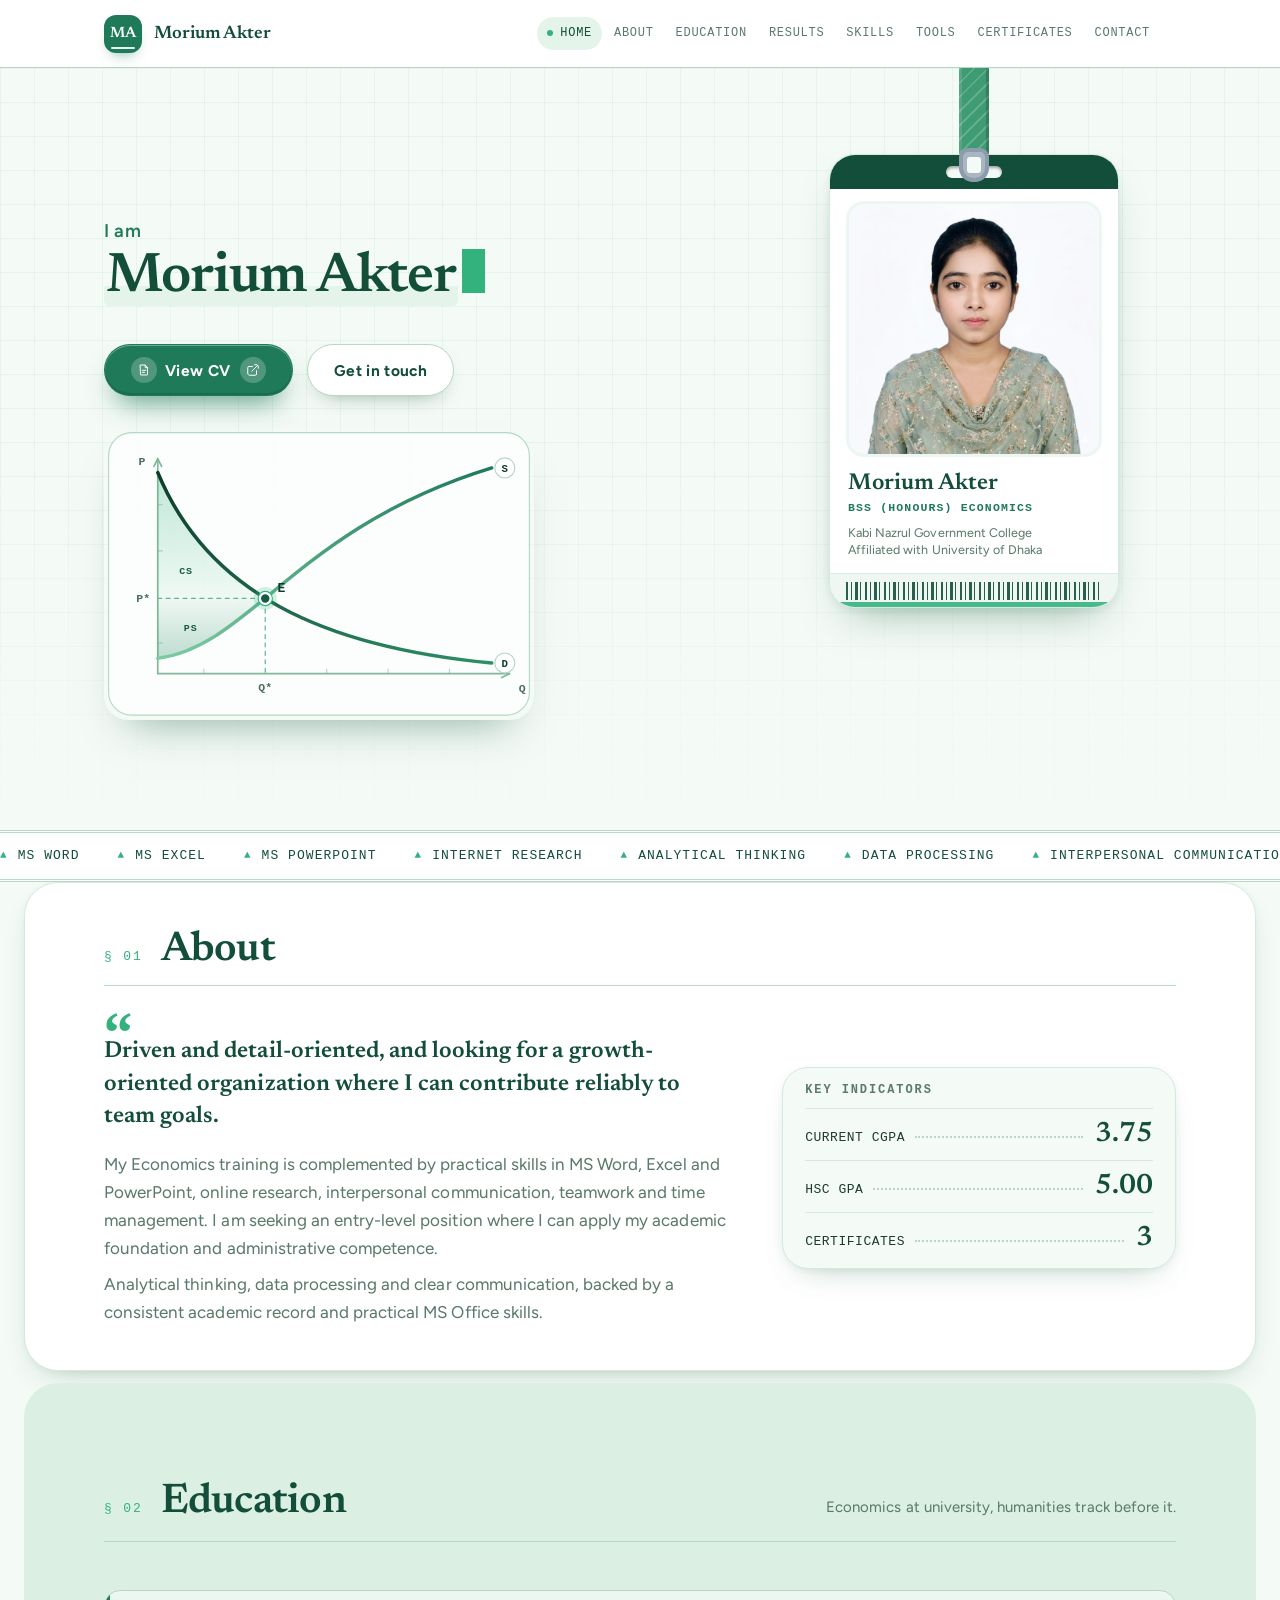
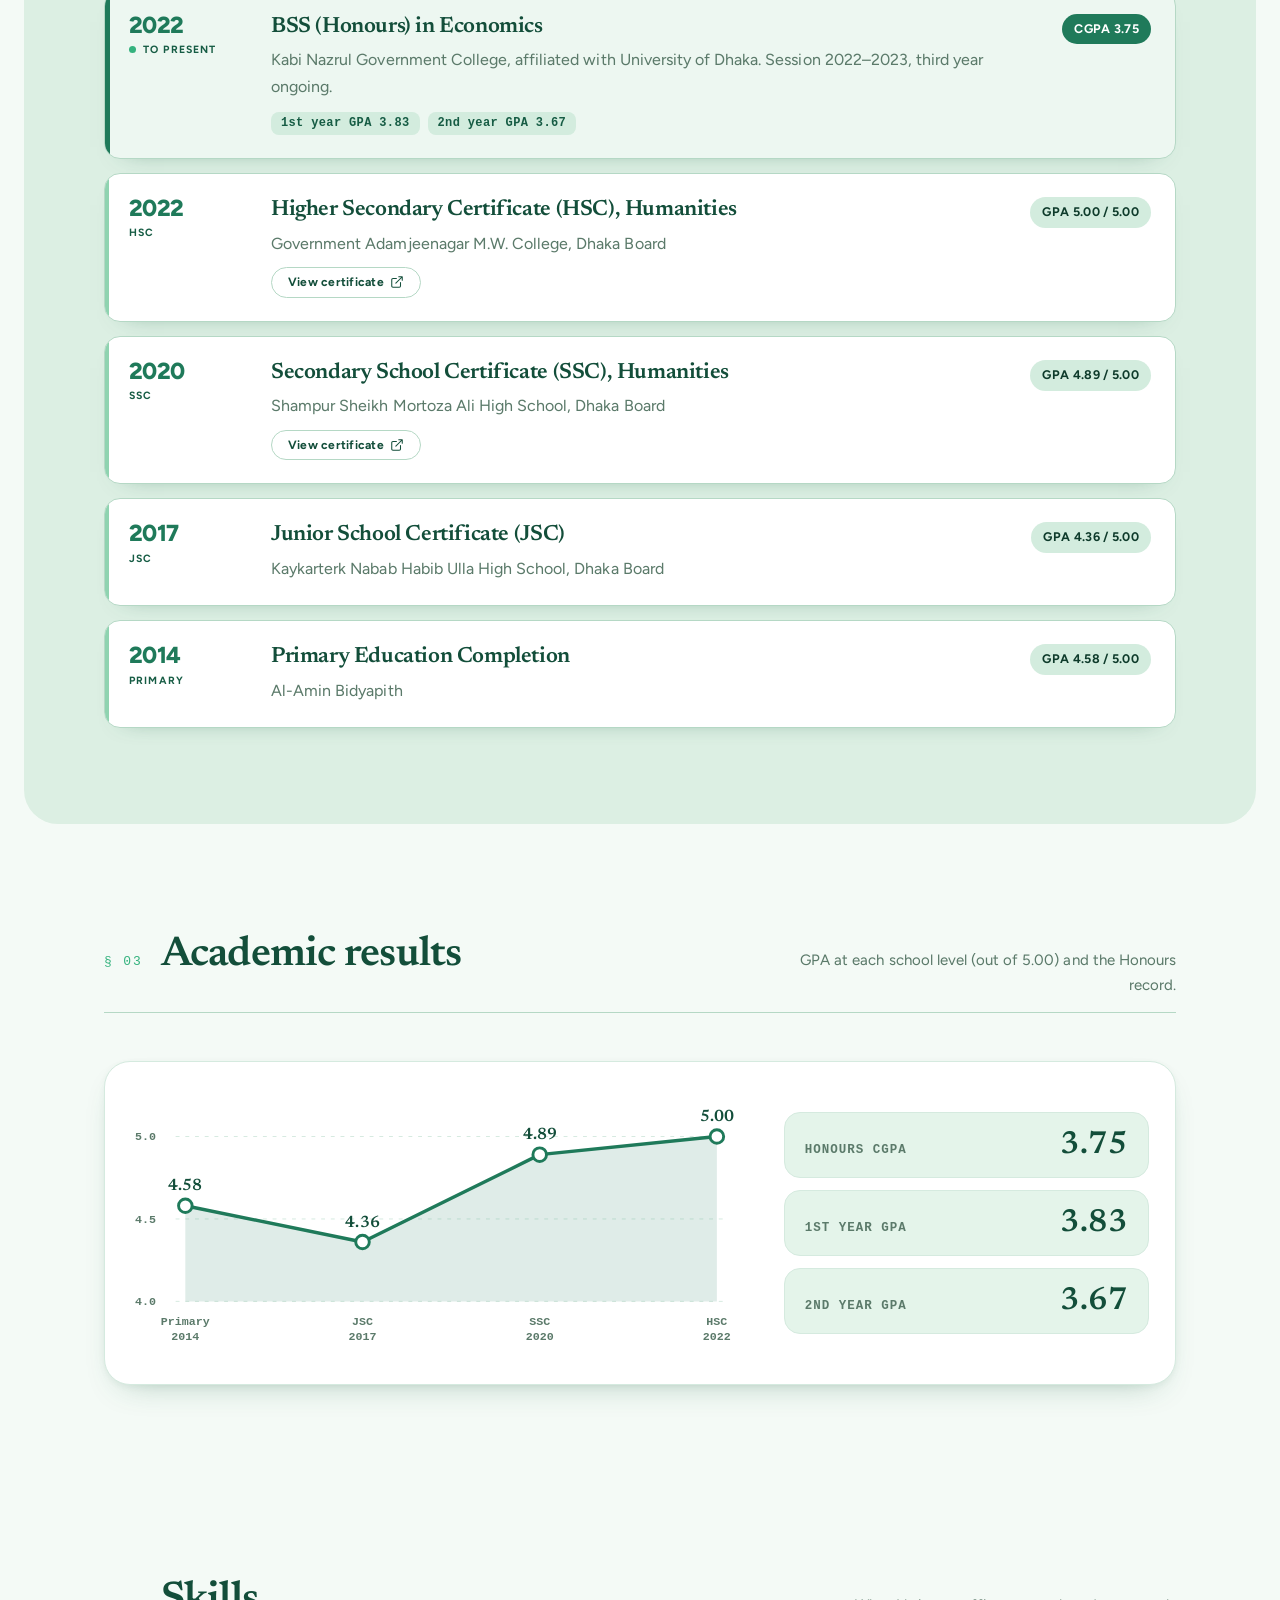
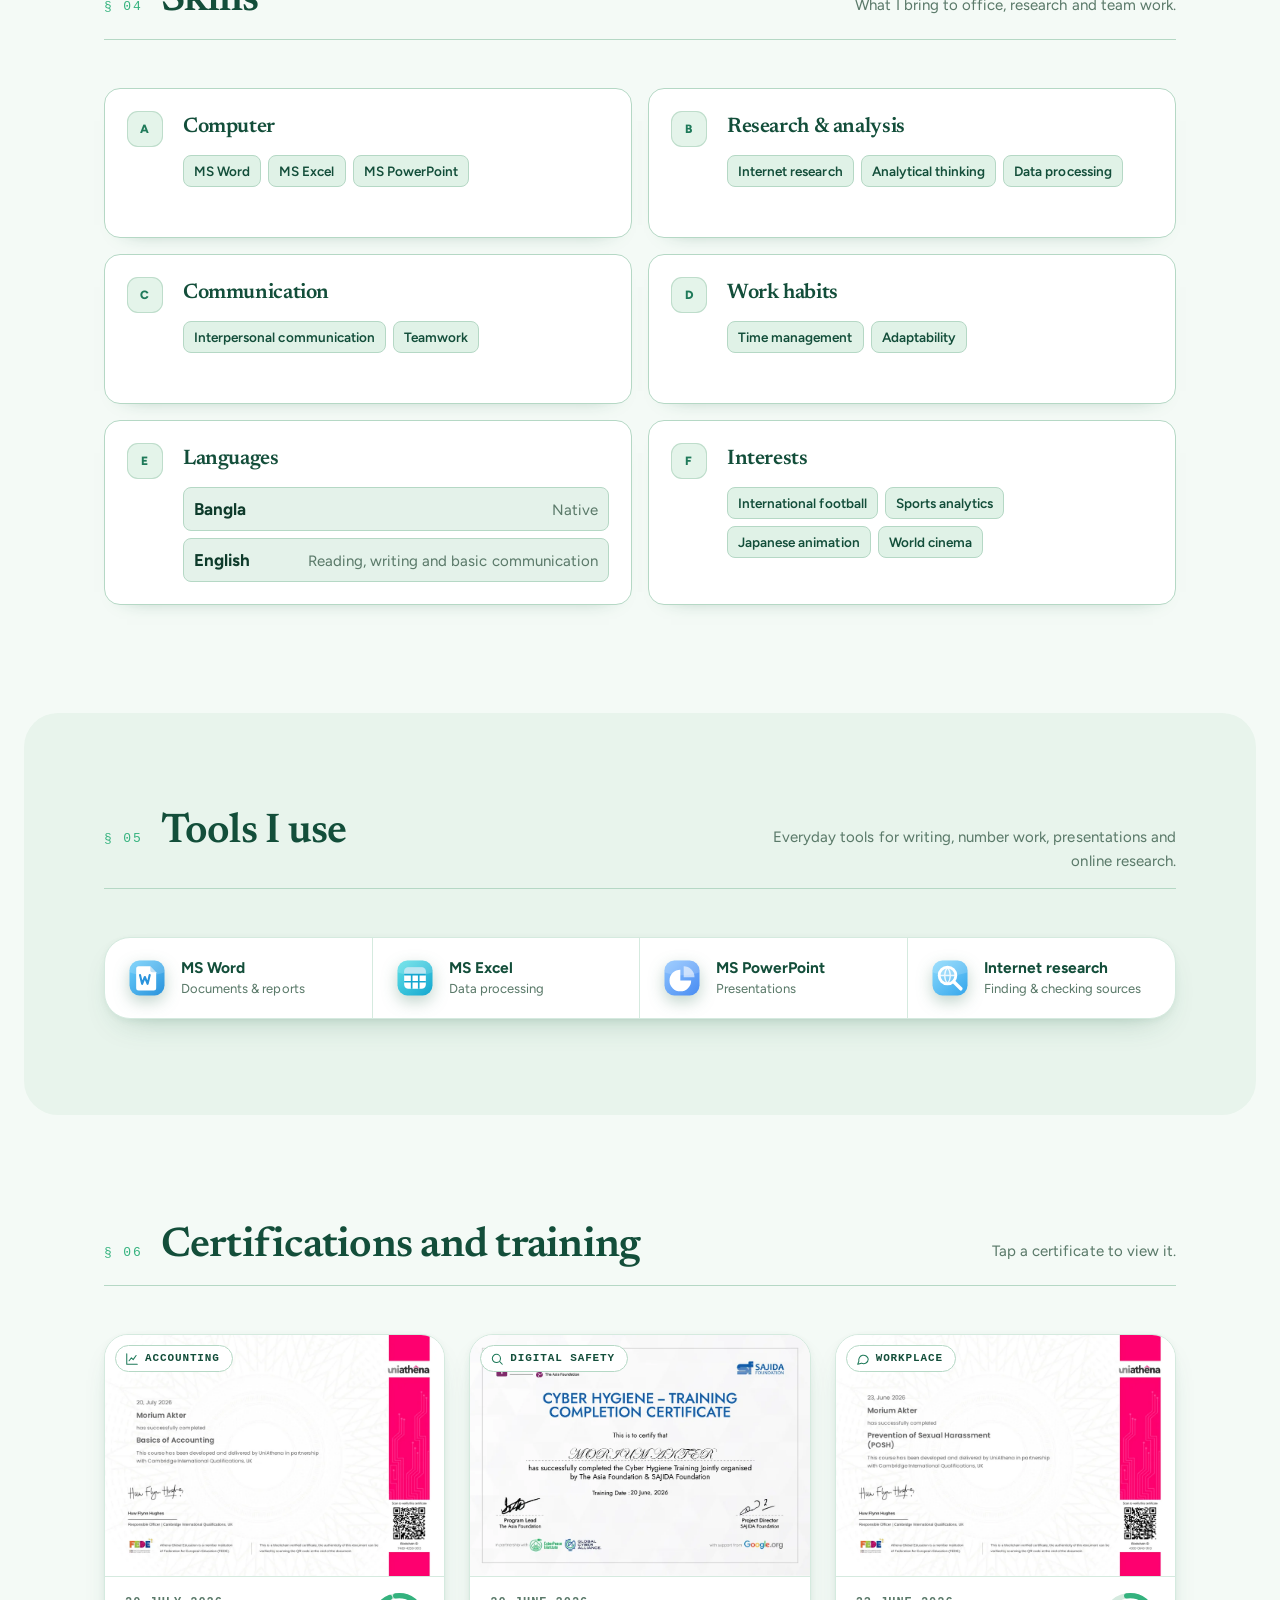
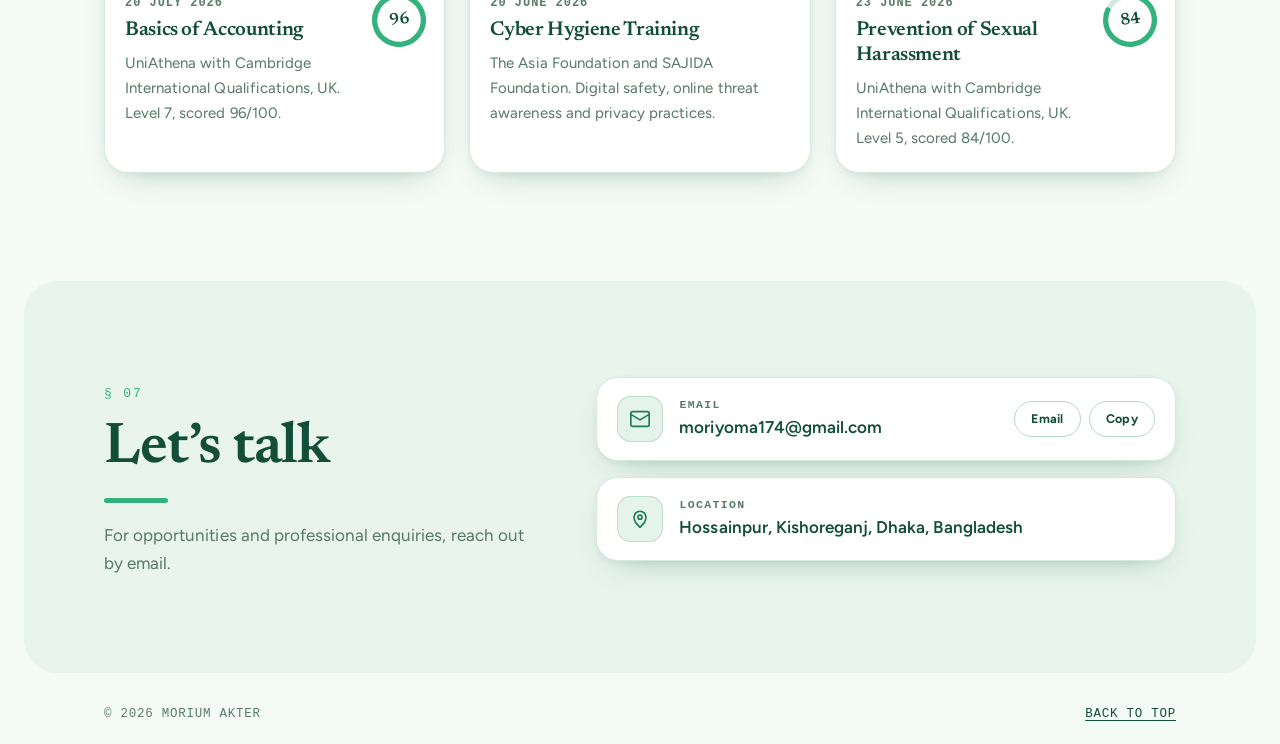
<file: index.html>
<!DOCTYPE html>
<html lang="en">
<head>
<meta charset="utf-8">
<meta name="viewport" content="width=1120, viewport-fit=cover">
<title>Morium Akter | Economics Student</title>
<meta name="description" content="Morium Akter is a BSS (Honours) Economics student at Kabi Nazrul Government College, University of Dhaka, skilled in analytical thinking, data processing and MS Office. Education, skills, certificates and contact.">
<meta name="theme-color" content="#F4FAF6">
<meta name="author" content="Morium Akter">
<meta property="og:type" content="website">
<meta property="og:title" content="Morium Akter | Economics Student">
<meta property="og:description" content="BSS (Honours) Economics student at Kabi Nazrul Government College, University of Dhaka. Education, skills, certificates and contact.">
<meta property="og:image" content="https://munshi-rishad.github.io/morium-akter-portfolio/assets/images/og-image.jpg">
<meta property="og:image:width" content="1200">
<meta property="og:image:height" content="630">
<meta property="og:url" content="https://munshi-rishad.github.io/morium-akter-portfolio/">
<meta name="twitter:card" content="summary_large_image">
<meta name="twitter:image" content="https://munshi-rishad.github.io/morium-akter-portfolio/assets/images/og-image.jpg">
<link rel="manifest" href="manifest.webmanifest">
<link rel="canonical" href="https://munshi-rishad.github.io/morium-akter-portfolio/">
<link rel="icon" href="assets/icons/favicon.svg" type="image/svg+xml">
<link rel="apple-touch-icon" href="assets/icons/apple-touch-icon.png">
<link rel="preload" as="image" href="assets/images/morium-akter-profile.webp" type="image/webp">
<link rel="preload" as="font" href="assets/fonts/figtree-latin.woff2" type="font/woff2" crossorigin>
<script>document.documentElement.classList.add('js');setTimeout(function(){if(!window.__ready)document.documentElement.classList.remove('js')},4000);</script>
<script type="application/ld+json">{"@context":"https://schema.org","@graph":[{"@type":"WebSite","name":"Morium Akter | Portfolio","url":"https://munshi-rishad.github.io/morium-akter-portfolio/","inLanguage":"en"},{"@type":"Person","name":"Morium Akter","jobTitle":"BSS (Honours) Economics student","url":"https://munshi-rishad.github.io/morium-akter-portfolio/","image":"https://munshi-rishad.github.io/morium-akter-portfolio/assets/images/morium-akter-profile.webp","alumniOf":{"@type":"CollegeOrUniversity","name":"Kabi Nazrul Government College, University of Dhaka"},"knowsAbout":["Economics","Data processing","MS Office","Research"]}]}</script>
<link rel="stylesheet" href="assets/css/style.css">
</head>
<body>
<a class="skip" href="#main">Skip to content</a>

<svg aria-hidden="true" style="display:none" xmlns="http://www.w3.org/2000/svg">
<symbol id="i-cap" viewBox="0 0 24 24"><path d="M22 10 12 5 2 10l10 5z"/><path d="M6 12v5c3 2.4 9 2.4 12 0v-5"/><path d="M22 10v6"/></symbol>
<symbol id="i-chart" viewBox="0 0 24 24"><path d="M3 3v18h18"/><path d="m7 15 4-5 3 3 5-7"/></symbol>
<symbol id="i-monitor" viewBox="0 0 24 24"><rect height="14" rx="2" width="20" x="2" y="3"/><path d="M8 21h8M12 17v4"/></symbol>
<symbol id="i-search" viewBox="0 0 24 24"><circle cx="11" cy="11" r="7"/><path d="m21 21-4.3-4.3"/></symbol>
<symbol id="i-chat" viewBox="0 0 24 24"><path d="M21 12a8 8 0 0 1-11.6 7.1L3 21l1.9-5.4A8 8 0 1 1 21 12z"/></symbol>
<symbol id="i-clock" viewBox="0 0 24 24"><circle cx="12" cy="12" r="9"/><path d="M12 7v5l3 2"/></symbol>
<symbol id="i-globe" viewBox="0 0 24 24"><circle cx="12" cy="12" r="10"/><path d="M2 12h20M12 2a15 15 0 0 1 0 22M12 2a15 15 0 0 0 0 22"/></symbol>
<symbol id="i-ball" viewBox="0 0 24 24"><circle cx="12" cy="12" r="9"/><path d="m12 8 3.5 2.5-1.3 4h-4.4l-1.3-4zM12 3v5M20 9.5l-4.5 1M17 19l-2.8-4.5M7 19l2.8-4.5M4 9.5l4.5 1"/></symbol>
<symbol id="i-doc" viewBox="0 0 24 24"><path d="M6 3.5h8l4 4V20a.5.5 0 0 1-.5.5h-11A.5.5 0 0 1 6 20z"/><path d="M14 3.5V8h4M9 12.5h6M9 16h4"/></symbol>
<symbol id="i-cert" viewBox="0 0 24 24"><rect x="3" y="4" width="18" height="12" rx="1.5"/><path d="M7 8.5h7M7 11.5h4"/><circle cx="16" cy="16" r="3"/><path d="m14.6 18.6-.8 2.9 2.2-1.2 2.2 1.2-.8-2.9"/></symbol>
<symbol id="i-mail" viewBox="0 0 24 24"><rect height="16" rx="2" width="20" x="2" y="4"/><path d="m22 7-10 6L2 7"/></symbol>
<symbol id="i-phone" viewBox="0 0 24 24"><path d="M6.5 3.5h3l1.4 4-2 1.3a11 11 0 0 0 5.3 5.3l1.3-2 4 1.4v3a2 2 0 0 1-2.2 2A15.500 15.500 0 0 1 4.500 5.700a2 2 0 0 1 2-2.200z"/></symbol>
<symbol id="i-pin" viewBox="0 0 24 24"><path d="M12 21s6.500-5.600 6.500-11a6.500 6.500 0 0 0-13 0C5.500 15.400 12 21 12 21z"/><circle cx="12" cy="10" r="2.200"/></symbol>
<symbol id="i-ext" viewBox="0 0 24 24"><path d="M15 3h6v6M10 14 21 3M18 13v6a2 2 0 0 1-2 2H5a2 2 0 0 1-2-2V8a2 2 0 0 1 2-2h6"/></symbol>
<symbol id="i-menu" viewBox="0 0 24 24"><path d="M4 7h16M4 12h16M4 17h16"/></symbol>
<symbol id="i-close" viewBox="0 0 24 24"><path d="M6 6l12 12M18 6 6 18"/></symbol>
<symbol id="i-up" viewBox="0 0 24 24"><path d="m6 15 6-6 6 6"/></symbol>
</svg>

<header class="nav">
  <div class="wrap">
    <a class="brand" href="#home" aria-label="Morium Akter, home"><span class="mark">MA</span><span class="brand-name">Morium Akter</span></a>
    <nav class="menu" id="menu" aria-label="Primary">
      <a href="#home">Home</a><a href="#about">About</a><a href="#education">Education</a><a href="#performance">Results</a><a href="#skills">Skills</a><a href="#software">Tools</a><a href="#certificates">Certificates</a><a href="#contact">Contact</a>
    </nav>
    <div class="nav-tools">
      <button class="icon-btn burger" id="burger" type="button" aria-controls="menu" aria-expanded="false" aria-label="Open menu"><svg class="i" aria-hidden="true"><use href="#i-menu"/></svg></button>
    </div>
  </div>
  <div class="progress" aria-hidden="true"></div>
</header>

<main id="main">
<!-- HERO -->
<section class="hero" id="home" aria-labelledby="hero-title">
  <div class="wrap">
    <div class="hero-copy">
      <p class="iam">I am</p>
      <h1 id="hero-title" aria-label="Morium Akter"><span id="typed-name" data-text="Morium Akter"></span><span class="name-caret" aria-hidden="true"></span></h1>
      <div class="cta">
        <a class="btn btn-primary" href="https://drive.google.com/file/d/1JwmAOZgmzLsde-KRl3AFx6PIT9ZOUIoV/view?usp=drive_link" target="_blank" rel="noopener noreferrer"><svg class="i" aria-hidden="true"><use href="#i-doc"/></svg>View CV <svg class="i" aria-hidden="true"><use href="#i-ext"/></svg></a>
        <a class="btn" href="#contact">Get in touch</a>
      </div>
      <svg class="chart-bg" viewBox="0 0 560 380" aria-hidden="true" focusable="false">
          <defs>
            <linearGradient id="gDem" x1="0" y1="0" x2="1" y2="1"><stop offset="0" stop-color="#0E3B2B"/><stop offset="1" stop-color="#2E8F68"/></linearGradient>
            <linearGradient id="gSup" x1="0" y1="1" x2="1" y2="0"><stop offset="0" stop-color="#7CCBA3"/><stop offset="1" stop-color="#1F7A5A"/></linearGradient>
            <linearGradient id="gCs" x1="0" y1="0" x2="0" y2="1"><stop offset="0" stop-color="#34B27E" stop-opacity=".30"/><stop offset="1" stop-color="#34B27E" stop-opacity=".06"/></linearGradient>
            <linearGradient id="gPs" x1="0" y1="1" x2="0" y2="0"><stop offset="0" stop-color="#2E8F68" stop-opacity=".30"/><stop offset="1" stop-color="#2E8F68" stop-opacity=".06"/></linearGradient>
          </defs>
          <rect class="panel" x="6" y="6" width="548" height="368" rx="30"/>
          <g class="ticks"><path d="M70 100H76M70 160H76M70 280H76M130 320V314M290 320V314M370 320V314M450 320V314"/></g>
          <g class="ax"><path d="M70 40V320H528"/><path d="M70 40l-5 10M70 40l5 10M528 320l-10-5M528 320l-10 5"/></g>
          <path class="cs" d="M70 58 C99.5 129.4 146.6 182.7 210 222 L70 222 Z"/>
          <path class="ps" d="M70 222 L210 222 C161.1 262 120.9 293.6 70 300 Z"/>
          <g class="guide"><path d="M70 222H210V320"/></g>
          <path class="dem" pathLength="1" d="M70 58 C135 215 285 285 505 306"/>
          <path class="sup" pathLength="1" d="M70 300 C190 285 250 130 505 52"/>
          <circle class="eq-ring" cx="210" cy="222" r="9"/>
          <circle class="eq-halo" cx="210" cy="222" r="15"/>
          <circle class="eq" cx="210" cy="222" r="7"/>
          <g class="end"><circle cx="522" cy="306" r="13"/><circle cx="522" cy="52" r="13"/></g>
          <g class="lbl">
            <text x="54" y="48" text-anchor="end">P</text><text x="540" y="344">Q</text>
            <text x="60" y="227" text-anchor="end">P*</text><text x="210" y="342" text-anchor="middle">Q*</text>
            <text class="e" x="226" y="214">E</text>
            <text class="se" x="98" y="190">CS</text><text class="se" x="104" y="264">PS</text>
            <text class="endt" x="522" y="311" text-anchor="middle">D</text><text class="endt" x="522" y="57" text-anchor="middle">S</text>
          </g>
        </svg>
    </div>
    <div class="badge-wrap" aria-label="Profile photo of Morium Akter">
      <div class="swing">
        <span class="strap" aria-hidden="true"></span>
        <span class="clip" aria-hidden="true"></span>
        <figure class="badge">
          <span class="slot" aria-hidden="true"></span>
          <img class="badge-photo" src="assets/images/morium-akter-profile.webp" alt="Portrait of Morium Akter" width="640" height="640" decoding="async" fetchpriority="high">
          <figcaption>
            <span class="badge-name">Morium Akter</span>
            <span class="badge-role">BSS (Honours) Economics</span>
            <span class="badge-inst">Kabi Nazrul Government College<br>Affiliated with University of Dhaka</span>
          </figcaption>
          <span class="barcode" aria-hidden="true"></span>
        </figure>
      </div>
    </div>
  </div>
</section>

<div class="marquee" aria-hidden="true"></div>

<!-- ABOUT -->
<section class="about" id="about" aria-labelledby="about-h">
  <div class="wrap">
    <div class="sec-head"><h2 id="about-h">About</h2></div>
    <div class="about-grid">
      <div class="about-copy">
        <p class="about-lead">Driven and detail-oriented, and looking for a growth-oriented organization where I can contribute reliably to team goals.</p>
        <p class="about-text">My Economics training is complemented by practical skills in MS Word, Excel and PowerPoint, online research, interpersonal communication, teamwork and time management. I am seeking an entry-level position where I can apply my academic foundation and administrative competence.</p>
        <p class="about-text">Analytical thinking, data processing and clear communication, backed by a consistent academic record and practical MS Office skills.</p>
      </div>
      <aside class="indicators" aria-label="Key figures">
        <p class="ind-title">Key indicators</p>
        <dl class="counters">
          <div class="ind"><dt>Current CGPA</dt><dd><strong data-count="3.75" data-dec="2">3.75</strong></dd></div>
          <div class="ind"><dt>HSC GPA</dt><dd><strong data-count="5" data-dec="2">5.00</strong></dd></div>
          <div class="ind"><dt>Certificates</dt><dd><strong data-count="3">3</strong></dd></div>
          <div class="ind is-pending" id="views-card" title="Different browsers that opened this portfolio"><dt>Portfolio visitors</dt><dd><strong id="views">0</strong></dd></div>
        </dl>
      </aside>
    </div>
  </div>
</section>

<!-- EDUCATION -->
<section class="sec alt" id="education" aria-labelledby="edu-h">
  <div class="wrap">
    <div class="sec-head"><h2 id="edu-h">Education</h2><p>Economics at university, humanities track before it.</p></div>
    <ol class="ledger" data-stagger>
      <li class="row current">
        <span class="yr">2022<small>to present</small></span>
        <div class="row-main">
          <h3>BSS (Honours) in Economics</h3>
          <p class="where">Kabi Nazrul Government College, affiliated with University of Dhaka. Session 2022&ndash;2023, third year ongoing.</p>
          <p class="tl-meta"><span class="tag">1st year GPA 3.83</span><span class="tag">2nd year GPA 3.67</span></p>
        </div>
        <span class="grade">CGPA 3.75</span>
      </li>
      <li class="row">
        <span class="yr">2022<small>HSC</small></span>
        <div class="row-main">
          <h3>Higher Secondary Certificate (HSC), Humanities</h3>
          <p class="where">Government Adamjeenagar M.W. College, Dhaka Board</p>
          <a class="mini-link" href="https://drive.google.com/file/d/1axWFKUGcLII5cDohfejjAlHID2roBgiW/view?usp=drive_link" target="_blank" rel="noopener noreferrer" aria-label="View HSC certificate on Google Drive">View certificate<svg class="i" aria-hidden="true"><use href="#i-ext"/></svg></a>
        </div>
        <span class="grade">GPA 5.00 / 5.00</span>
      </li>
      <li class="row">
        <span class="yr">2020<small>SSC</small></span>
        <div class="row-main">
          <h3>Secondary School Certificate (SSC), Humanities</h3>
          <p class="where">Shampur Sheikh Mortoza Ali High School, Dhaka Board</p>
          <a class="mini-link" href="https://drive.google.com/file/d/1qlJhFglhHFzRGvxUdRlYiDC4op74W_60/view?usp=drive_link" target="_blank" rel="noopener noreferrer" aria-label="View SSC certificate on Google Drive">View certificate<svg class="i" aria-hidden="true"><use href="#i-ext"/></svg></a>
        </div>
        <span class="grade">GPA 4.89 / 5.00</span>
      </li>
      <li class="row">
        <span class="yr">2017<small>JSC</small></span>
        <div class="row-main">
          <h3>Junior School Certificate (JSC)</h3>
          <p class="where">Kaykarterk Nabab Habib Ulla High School, Dhaka Board</p>
        </div>
        <span class="grade">GPA 4.36 / 5.00</span>
      </li>
      <li class="row">
        <span class="yr">2014<small>Primary</small></span>
        <div class="row-main">
          <h3>Primary Education Completion</h3>
          <p class="where">Al-Amin Bidyapith</p>
        </div>
        <span class="grade">GPA 4.58 / 5.00</span>
      </li>
    </ol>
  </div>
</section>

<!-- RESULTS -->
<section class="sec" id="performance" aria-labelledby="perf-h">
  <div class="wrap">
    <div class="sec-head"><h2 id="perf-h">Academic results</h2><p>GPA at each school level (out of 5.00) and the Honours record.</p></div>
    <div class="perf">
      <div class="gpa-chart" id="gpa" role="img" aria-label="GPA by level: Primary 4.58, JSC 4.36, SSC 4.89, HSC 5.00"></div>
      <div class="gpa-tiles">
        <div class="tile"><span>Honours CGPA</span><b>3.75</b></div>
        <div class="tile"><span>1st year GPA</span><b>3.83</b></div>
        <div class="tile"><span>2nd year GPA</span><b>3.67</b></div>
      </div>
    </div>
  </div>
</section>

<!-- SKILLS -->
<section class="sec" id="skills" aria-labelledby="skills-h">
  <div class="wrap">
    <div class="sec-head"><h2 id="skills-h">Skills</h2><p>What I bring to office, research and team work.</p></div>
    <div class="index" data-stagger>
      <div class="idx-row"><span class="idx-n">A</span><h3>Computer</h3>
        <ul class="chips"><li class="chip">MS Word</li><li class="chip">MS Excel</li><li class="chip">MS PowerPoint</li></ul></div>
      <div class="idx-row"><span class="idx-n">B</span><h3>Research &amp; analysis</h3>
        <ul class="chips"><li class="chip">Internet research</li><li class="chip">Analytical thinking</li><li class="chip">Data processing</li></ul></div>
      <div class="idx-row"><span class="idx-n">C</span><h3>Communication</h3>
        <ul class="chips"><li class="chip">Interpersonal communication</li><li class="chip">Teamwork</li></ul></div>
      <div class="idx-row"><span class="idx-n">D</span><h3>Work habits</h3>
        <ul class="chips"><li class="chip">Time management</li><li class="chip">Adaptability</li></ul></div>
      <div class="idx-row"><span class="idx-n">E</span><h3>Languages</h3>
        <ul class="langs"><li><b>Bangla</b><span>Native</span></li><li><b>English</b><span>Reading, writing and basic communication</span></li></ul></div>
      <div class="idx-row"><span class="idx-n">F</span><h3>Interests</h3>
        <ul class="chips soft-chips"><li class="chip">International football</li><li class="chip">Sports analytics</li><li class="chip">Japanese animation</li><li class="chip">World cinema</li></ul></div>
    </div>
  </div>
</section>

<!-- TOOLS -->
<section class="sec software alt" id="software" aria-labelledby="software-h">
  <div class="wrap">
    <div class="sec-head"><h2 id="software-h">Tools I use</h2><p>Everyday tools for writing, number work, presentations and online research.</p></div>
    <ul class="toolbar" data-stagger>
      <li class="tool"><img src="assets/icons/software/word.svg" alt="" width="34" height="34" loading="lazy" decoding="async"><div><strong>MS Word</strong><small>Documents &amp; reports</small></div></li>
      <li class="tool"><img src="assets/icons/software/excel.svg" alt="" width="34" height="34" loading="lazy" decoding="async"><div><strong>MS Excel</strong><small>Data processing</small></div></li>
      <li class="tool"><img src="assets/icons/software/powerpoint.svg" alt="" width="34" height="34" loading="lazy" decoding="async"><div><strong>MS PowerPoint</strong><small>Presentations</small></div></li>
      <li class="tool"><img src="assets/icons/software/research.svg" alt="" width="34" height="34" loading="lazy" decoding="async"><div><strong>Internet research</strong><small>Finding &amp; checking sources</small></div></li>
    </ul>
  </div>
</section>

<!-- CERTIFICATES -->
<section class="sec" id="certificates" aria-labelledby="cert-h">
  <div class="wrap">
    <div class="sec-head"><h2 id="cert-h">Certifications and training</h2><p>Tap a certificate to view it.</p></div>
    <div class="grid certs" data-stagger>
      <article class="card cert" data-cat="finance" data-score="96">
        <a class="cert-media" href="assets/images/certificates/basics-of-accounting.webp" target="_blank" rel="noopener noreferrer" aria-label="View Basics of Accounting certificate">
          <img src="assets/images/certificates/basics-of-accounting.webp" alt="Basics of Accounting certificate" width="900" height="642" loading="lazy" decoding="async">
          <span class="cert-tag"><svg class="i" aria-hidden="true"><use href="#i-chart"/></svg>Accounting</span>
          <span class="cert-open" aria-hidden="true">View<svg class="i"><use href="#i-ext"/></svg></span>
        </a>
        <div class="cert-body"><time class="date" datetime="2026-07-20">20 July 2026</time>
          <h3>Basics of Accounting</h3>
          <p>UniAthena with Cambridge International Qualifications, UK. Level 7, scored 96/100.</p></div>
      </article>
      <article class="card cert" data-cat="safety">
        <a class="cert-media" href="assets/images/certificates/cyber-hygiene.webp" target="_blank" rel="noopener noreferrer" aria-label="View Cyber Hygiene Training certificate">
          <img src="assets/images/certificates/cyber-hygiene.webp" alt="Cyber Hygiene Training certificate" width="900" height="637" loading="lazy" decoding="async">
          <span class="cert-tag"><svg class="i" aria-hidden="true"><use href="#i-search"/></svg>Digital safety</span>
          <span class="cert-open" aria-hidden="true">View<svg class="i"><use href="#i-ext"/></svg></span>
        </a>
        <div class="cert-body"><time class="date" datetime="2026-06-20">20 June 2026</time>
          <h3>Cyber Hygiene Training</h3>
          <p>The Asia Foundation and SAJIDA Foundation. Digital safety, online threat awareness and privacy practices.</p></div>
      </article>
      <article class="card cert" data-cat="workplace" data-score="84">
        <a class="cert-media" href="assets/images/certificates/prevention-of-sexual-harassment.webp" target="_blank" rel="noopener noreferrer" aria-label="View Prevention of Sexual Harassment certificate">
          <img src="assets/images/certificates/prevention-of-sexual-harassment.webp" alt="Prevention of Sexual Harassment certificate" width="900" height="642" loading="lazy" decoding="async">
          <span class="cert-tag"><svg class="i" aria-hidden="true"><use href="#i-chat"/></svg>Workplace</span>
          <span class="cert-open" aria-hidden="true">View<svg class="i"><use href="#i-ext"/></svg></span>
        </a>
        <div class="cert-body"><time class="date" datetime="2026-06-23">23 June 2026</time>
          <h3>Prevention of Sexual Harassment</h3>
          <p>UniAthena with Cambridge International Qualifications, UK. Level 5, scored 84/100.</p></div>
      </article>
    </div>
  </div>
</section>

<!-- CONTACT -->
<section class="contact-section" id="contact" aria-labelledby="ct-h">
  <div class="wrap contact-layout">
    <div class="contact-intro">
      <h2 id="ct-h">Let&rsquo;s talk</h2>
      <span class="contact-line" aria-hidden="true"></span>
      <p>For opportunities and professional enquiries, reach out by email.</p>
    </div>
    <div class="contact-list">
      <div class="contact-box">
        <span class="contact-icon"><svg class="i" aria-hidden="true"><use href="#i-mail"/></svg></span>
        <div><small>Email</small><strong>moriyoma174@gmail.com</strong></div>
        <div class="contact-box-actions"><a class="mini-action" href="mailto:moriyoma174@gmail.com">Email</a><button class="mini-action" data-copy="moriyoma174@gmail.com" type="button">Copy</button></div>
      </div>
      <div class="contact-box">
        <span class="contact-icon"><svg class="i" aria-hidden="true"><use href="#i-pin"/></svg></span>
        <div><small>Location</small><strong>Hossainpur, Kishoreganj, Dhaka, Bangladesh</strong></div>
      </div>
    </div>
  </div>
</section>
</main>

<footer class="foot"><div class="wrap"><span>&copy; <span id="year">2026</span> Morium Akter</span><a href="#home">Back to top</a></div></footer>
<button class="icon-btn to-top" id="to-top" type="button" aria-label="Back to top"><svg class="i" aria-hidden="true"><use href="#i-up"/></svg></button>
<div class="toast" id="toast" role="status" aria-live="polite"></div>
<script defer src="assets/js/main.js"></script>
<script defer src="assets/js/extra.js"></script>
</body>
</html>
</file>
<file: assets/css/style.css>
@font-face{font-family:Figtree;font-style:normal;font-weight:300 900;font-display:swap;src:url(../fonts/figtree-latin.woff2) format("woff2")}
@font-face{font-family:Newsreader;font-style:normal;font-weight:600;font-display:swap;src:url(../fonts/newsreader-600.woff2) format("woff2")}

/* ==========================================================
   Morium Akter: "economics journal" look.
   Palette from her CV (navy #0E3B2B, steel blue #1F7A5A, sky #E8F4EC),
   plus one chart-highlighter amber used sparingly.
   Layout language: hairline rules, ledger rows, graph paper, ID badge.
   ========================================================== */
:root{
  --deep:#0E3B2B; --blue:#1F7A5A; --sky:#34B27E; --ice:#A9DABF;
  --amber:#2E8F68; --amber-soft:#D3ECDE;
  --bg:#E8F4EC; --bg-alt:#DCEFE3; --surface:#FFFFFF; --surface-2:#DCEFE3;
  --text:#10281D; --muted:#4D6E5E; --border:#B5D8C5; --rule:#8FC4A8; --head:#0E3B2B;
  --primary:#165C44; --primary-hover:#0E3B2B; --on-primary:#FFFFFF; --accent-text:#165C44;
  --tag-bg:#D3ECDE; --tag-text:#0E3B2B; --glass:rgba(228,242,252,.9);
  --grid:rgba(31,122,90,.09); --pop:#A9DABF; --strap:#0E3B2B;
  --ok:#165C44; --ok-bg:#D3ECDE; --ok-line:#A9DABF;
  --f-body:"Figtree",system-ui,-apple-system,"Segoe UI",Roboto,Arial,sans-serif;
  --f-display:"Newsreader",Georgia,serif;
  --f-serif:"Newsreader",Georgia,serif;
  --f-mono:ui-monospace,"SF Mono","Cascadia Mono",Menlo,Consolas,"Liberation Mono",monospace;
  --s1:8px; --s2:16px; --s3:24px; --s4:32px; --s6:48px; --s8:64px; --s12:96px;
  --nav-h:68px; --hero-top:56px;
  color-scheme:light;
}

/* ---------- base ---------- */
*,*::before,*::after{box-sizing:border-box}
html{-webkit-text-size-adjust:100%;scroll-padding-top:calc(var(--nav-h) + 16px)}
@media (prefers-reduced-motion:no-preference){html{scroll-behavior:smooth}}
body{margin:0;font:400 17px/1.65 var(--f-body);color:var(--text);background:var(--bg);overflow-x:hidden;transition:background-color .35s,color .35s}
main{counter-reset:sec}
img{max-width:100%;height:auto;display:block}
a{color:var(--primary);text-underline-offset:3px}
h1,h2,h3{font-family:var(--f-display);color:var(--head);line-height:1.15;margin:0;font-weight:600;letter-spacing:-.01em}
h3{font-size:21px;line-height:1.25}
p{margin:0}
ul,ol,dl,dd,figure{margin:0;padding:0;list-style:none}
button{font:inherit;color:inherit;cursor:pointer}
[hidden]{display:none!important}
svg.i{width:20px;height:20px;flex:none;fill:none;stroke:currentColor;stroke-width:2;stroke-linecap:round;stroke-linejoin:round}
:focus-visible{outline:3px solid var(--primary);outline-offset:3px;border-radius:4px}
.sr{position:absolute;width:1px;height:1px;overflow:hidden;clip:rect(0 0 0 0);white-space:nowrap}
.skip{position:absolute;left:var(--s2);top:-80px;z-index:200;background:var(--primary);color:var(--on-primary);padding:var(--s1) var(--s2);border-radius:4px;transition:top .2s}
.skip:focus{top:var(--s1)}
.wrap{width:100%;max-width:1120px;margin-inline:auto;padding-inline:var(--s3)}
.sec{padding-block:var(--s12)}
.sec.alt{background:var(--bg-alt)}
::selection{background:var(--amber);color:#10281D}

/* section heads: "§ 02  Education ........ one-line note" */
.sec-head{display:flex;flex-wrap:wrap;align-items:baseline;gap:6px 18px;margin-bottom:var(--s6);padding-bottom:14px;border-bottom:1px solid var(--rule)}
.sec-head::before,.contact-intro::before{counter-increment:sec;content:"§ 0" counter(sec);font:500 13px/1 var(--f-mono);letter-spacing:.14em;color:var(--blue)}
.sec-head h2{font-size:clamp(1.9rem,3.6vw,2.6rem)}
.sec-head p{margin-left:auto;max-width:42ch;text-align:right;font-size:15px;color:var(--muted)}

/* ---------- buttons ---------- */
.btn{display:inline-flex;align-items:center;justify-content:center;gap:var(--s1);min-height:46px;padding:10px 20px;border-radius:6px;border:2px solid var(--head);background:var(--surface);color:var(--head);font-weight:700;font-size:15.5px;text-decoration:none;transition:translate .15s,box-shadow .15s,background-color .2s,color .2s}
.btn:hover{background:var(--head);color:var(--bg)}
.btn-primary{background:var(--primary);border-color:var(--head);color:var(--on-primary);box-shadow:4px 4px 0 var(--pop)}
.btn-primary:hover{background:var(--primary-hover);color:var(--on-primary);translate:2px 2px;box-shadow:2px 2px 0 var(--pop)}
.btn-primary:active{translate:4px 4px;box-shadow:0 0 0 var(--pop)}
.icon-btn{display:inline-grid;place-items:center;width:42px;height:42px;border-radius:6px;border:1.5px solid var(--rule);background:var(--surface);color:var(--head);transition:background-color .2s,rotate .4s}
.icon-btn:hover{background:var(--tag-bg)}

/* ---------- nav ---------- */
.nav{position:fixed;inset:0 0 auto 0;z-index:100;height:var(--nav-h);background:var(--glass);border-bottom:1px solid var(--rule)}
.nav .wrap{height:100%;display:flex;align-items:center;gap:var(--s2)}
.brand{display:flex;align-items:center;gap:12px;text-decoration:none;color:var(--head)}
.brand .mark{display:grid;place-items:center;width:38px;height:38px;border:2px solid var(--head);border-radius:4px;font:600 15px var(--f-display);letter-spacing:.02em;color:var(--head);position:relative}
.brand .mark::after{content:"";position:absolute;left:5px;right:5px;bottom:4px;height:2px;background:var(--amber)}
.brand-name{font:600 18px var(--f-display);letter-spacing:-.005em}
.menu{display:flex;gap:2px;margin-left:auto}
.menu a{padding:8px 11px;border-bottom:2px solid transparent;text-decoration:none;font:500 12.5px/1.4 var(--f-mono);letter-spacing:.06em;text-transform:uppercase;color:var(--muted);transition:color .2s,border-color .2s}
.menu a:hover{color:var(--head)}
.menu a.active{color:var(--head);border-bottom-color:var(--amber)}
.nav-tools{display:flex;gap:8px}
.burger{display:none}
.progress{position:absolute;left:0;bottom:-1px;height:3px;width:100%;background:var(--blue);transform:scaleX(0);transform-origin:left}

/* ---------- hero: graph paper + supply/demand chart + hanging ID badge ---------- */
.hero{position:relative;padding:calc(var(--nav-h) + var(--hero-top)) 0 88px;overflow:hidden;background:var(--bg)}
.hero::before{content:"";position:absolute;inset:0;background:linear-gradient(var(--grid) 1px,transparent 1px) 0 0/34px 34px,linear-gradient(90deg,var(--grid) 1px,transparent 1px) 0 0/34px 34px;-webkit-mask-image:linear-gradient(180deg,#000 55%,transparent);mask-image:linear-gradient(180deg,#000 55%,transparent);pointer-events:none}
.hero .wrap{position:relative;z-index:2;display:grid;grid-template-columns:1.2fr .8fr;gap:var(--s8);align-items:start}
.hero-copy{padding-top:12px}
.hero h1{margin-top:10px;font-size:clamp(2.1rem,5vw,3.5rem);line-height:1.1;letter-spacing:-.02em;white-space:nowrap;min-height:1.15em}
#typed-name{background:linear-gradient(transparent 64%,var(--amber-soft) 64%);padding-inline:2px}
.name-caret,.type-caret{display:inline-block;background:var(--blue);animation:blink 1s steps(1) infinite}
.name-caret{width:.42em;height:.8em;margin-left:4px;vertical-align:-.04em}
.cta{display:flex;flex-wrap:wrap;gap:14px;margin-top:var(--s4)}

/* supply and demand chart drawn behind the badge */
.chart-bg{position:absolute;z-index:1;right:max(1%,calc(50% - 600px));bottom:34px;width:min(46%,520px);translate:-24% 0;height:auto;overflow:visible;color:var(--sky);opacity:.5;pointer-events:none}
.chart-bg .ax,.chart-bg .guide,.chart-bg .dem,.chart-bg .sup{fill:none;stroke:currentColor;stroke-linecap:round;stroke-linejoin:round}
.chart-bg .ax{stroke-width:2;color:var(--rule)}
.chart-bg .guide{stroke-width:1.5;stroke-dasharray:5 6;color:var(--rule)}
.chart-bg .dem,.chart-bg .sup{stroke-width:3;stroke-dasharray:1;stroke-dashoffset:1;animation:draw 2.2s .9s cubic-bezier(.4,.1,.2,1) forwards}
.chart-bg .sup{animation-delay:1.3s;color:var(--blue)}
.chart-bg .eq{fill:var(--amber)}
.chart-bg .eq-ring{fill:none;stroke:var(--amber);stroke-width:2;transform-box:fill-box;transform-origin:center;animation:ping-svg 2.4s 2.6s ease-out 4}
.chart-bg .lbl text{font:600 15px var(--f-mono);fill:var(--muted)}

/* lanyard ID badge */
.badge-wrap{position:relative;justify-self:center;width:min(100%,290px);margin-top:calc(-1 * (var(--nav-h) + var(--hero-top)));--sw:0deg}
.swing{position:relative;padding-top:calc(var(--nav-h) + var(--hero-top) + 30px);transform-origin:50% 0;animation:swing 6.5s ease-in-out infinite}
.badge-wrap.touched .swing{animation:none;rotate:var(--sw);transition:rotate .25s ease-out}
.strap{position:absolute;left:50%;top:0;width:30px;translate:-50% 0;height:calc(var(--nav-h) + var(--hero-top) + 40px);background:repeating-linear-gradient(135deg,var(--strap) 0 8px,color-mix(in srgb,var(--strap) 82%,#fff) 8px 10px);box-shadow:inset 3px 0 0 rgba(255,255,255,.12),inset -3px 0 0 rgba(0,0,0,.18)}
.clip{position:absolute;left:50%;top:calc(var(--nav-h) + var(--hero-top) + 24px);z-index:3;width:30px;height:34px;translate:-50% 0;border:4px solid #8D9CAB;border-radius:7px 7px 12px 12px;background:#A9B6C2}
.clip::after{content:"";position:absolute;inset:5px 4px;border-radius:3px;background:var(--bg)}
.badge{position:relative;background:var(--surface);border:1px solid var(--rule);border-radius:14px;padding:46px 16px 0;overflow:hidden;box-shadow:0 22px 44px -22px rgba(30,100,70,.55),0 2px 4px rgba(30,100,70,.08)}
.badge::before{content:"";position:absolute;left:0;right:0;top:0;height:30px;background:var(--head)}
.slot{position:absolute;left:50%;top:9px;z-index:2;width:52px;height:11px;translate:-50% 0;border-radius:6px;background:var(--bg);box-shadow:inset 0 2px 3px rgba(0,0,0,.35)}
.badge-photo{width:100%;aspect-ratio:1/1;object-fit:cover;object-position:50% 14%;border-radius:8px;border:3px solid var(--surface-2);background:var(--surface-2)}
.badge figcaption{display:grid;gap:3px;padding:14px 2px 14px;text-align:left}
.badge-name{font:600 23px/1.15 var(--f-display);color:var(--head)}
.badge-role{font:600 11.5px/1.4 var(--f-mono);letter-spacing:.1em;text-transform:uppercase;color:var(--primary)}
.badge-inst{margin-top:4px;font-size:12.5px;line-height:1.4;color:var(--muted)}
.barcode{display:block;height:34px;margin:0 -16px;padding:0;background:repeating-linear-gradient(90deg,var(--head) 0 2px,transparent 2px 5px,var(--head) 5px 6px,transparent 6px 9px,var(--head) 9px 12px,transparent 12px 14px,var(--head) 14px 15px,transparent 15px 19px) 16px 8px/calc(100% - 32px) 18px no-repeat,var(--surface-2);border-top:1px solid var(--border);position:relative}
.barcode::after{content:"";position:absolute;left:0;right:0;bottom:0;height:5px;background:var(--amber)}

/* ---------- ticker (skills strip) ---------- */
.marquee{position:relative;overflow:hidden;contain:paint;height:52px;padding:14px 0;background:var(--surface);border-top:3px double var(--rule);border-bottom:3px double var(--rule)}
.mq-track{display:flex;width:max-content;backface-visibility:hidden;will-change:transform}
.marquee.run .mq-track{animation:scrollx 46s linear infinite}
@media (hover:hover){.marquee:hover .mq-track{animation-play-state:paused}}
.mq-item{display:inline-flex;align-items:center;gap:10px;padding-right:38px;font:500 13px/1.4 var(--f-mono);letter-spacing:.08em;text-transform:uppercase;color:var(--head);white-space:nowrap}
.mq-item i{font-style:normal;font-size:11px;color:var(--amber)}

/* ---------- about + key indicators ---------- */
.about{padding-block:var(--s12);background:var(--surface);border-bottom:1px solid var(--border)}
.about-grid{display:grid;grid-template-columns:1.3fr 1fr;gap:var(--s8);align-items:start}
.about-lead{font:600 clamp(1.3rem,2.3vw,1.7rem)/1.4 var(--f-serif);color:var(--head)}
.about-lead::before{content:"\201C";display:block;height:34px;font:600 5rem/1 var(--f-display);color:var(--amber)}
.about-text{margin-top:var(--s3);color:var(--muted);max-width:58ch}
.indicators{padding:22px 24px 10px;border:1.5px solid var(--head);border-radius:6px;background:var(--bg);box-shadow:6px 6px 0 var(--pop)}
.ind-title{font:600 12px/1 var(--f-mono);letter-spacing:.16em;text-transform:uppercase;color:var(--muted);padding-bottom:12px;border-bottom:1px solid var(--rule)}
.ind{display:flex;align-items:baseline;gap:12px;padding:15px 0}
.ind+.ind{border-top:1px solid var(--border)}
.ind dt{flex:1;display:flex;align-items:baseline;gap:10px;font:500 13px/1.3 var(--f-mono);letter-spacing:.04em;text-transform:uppercase;color:var(--text)}
.ind dt::after{content:"";flex:1;min-width:16px;border-bottom:2px dotted var(--rule);translate:0 -3px}
.ind strong{font:600 2rem/1 var(--f-display);color:var(--head)}
.ind.is-pending strong{opacity:.3}

/* ---------- cards (certificates) ---------- */
.grid{display:grid;gap:var(--s3)}
.card{position:relative;background:var(--surface);border:1px solid var(--rule);border-radius:6px;transition:translate .2s,box-shadow .2s,border-color .2s,opacity .22s,transform .22s;overflow:hidden}
.chips{display:flex;flex-wrap:wrap;gap:8px}
.chip{display:inline-flex;align-items:center;min-height:34px;padding:5px 13px;border-radius:4px;background:var(--surface);border:1px solid var(--rule);font-size:14.5px;font-weight:500;color:var(--text);transition:background-color .2s,color .2s,border-color .2s}
.chip:hover{background:var(--head);color:var(--bg);border-color:var(--head)}
.js .chips .chip{opacity:0;translate:0 6px;transition:opacity .4s ease,translate .4s ease,background-color .2s,color .2s;transition-delay:calc(var(--c,0) * 60ms + 150ms)}
.js .reveal.in .chip{opacity:1;translate:0 0}
.tag{display:inline-block;padding:2px 10px;border-radius:4px;background:var(--tag-bg);color:var(--tag-text);font:600 12px/1.6 var(--f-mono);letter-spacing:.03em}

/* reveal */
.js .reveal{opacity:0;transform:translateY(14px);transition:opacity .55s ease,transform .55s ease,translate .2s,box-shadow .2s,border-color .2s;transition-delay:calc(var(--i,0) * 70ms)}
.js .reveal.in{opacity:1;transform:none}
.js .reveal.out{opacity:0;transform:scale(.97)}

/* ---------- education: ledger rows ---------- */
.ledger{border-top:2px solid var(--head)}
.row{position:relative;display:grid;grid-template-columns:120px 1fr auto;gap:6px 28px;align-items:start;padding:26px 14px;border-bottom:1px solid var(--rule)}
.row.current{background:var(--amber-soft)}
.yr{font:600 1.9rem/1 var(--f-display);color:var(--head)}
.yr small{display:block;margin-top:8px;font:600 11.5px/1 var(--f-mono);letter-spacing:.12em;text-transform:uppercase;color:var(--muted)}
.row.current .yr small::before{content:"";display:inline-block;width:7px;height:7px;margin-right:7px;border-radius:50%;background:var(--amber);animation:ping 2.2s ease-out 4}
.row-main h3{font-size:21px}
.where{margin-top:6px;color:var(--muted);font-size:16px}
.tl-meta{display:flex;flex-wrap:wrap;gap:8px;margin-top:12px}
.grade{justify-self:end;white-space:nowrap;padding:4px 12px;border:1.5px solid var(--head);border-radius:4px;font:600 14px/1.5 var(--f-mono);color:var(--head)}
.row.current .grade{background:var(--head);color:var(--bg)}
.mini-link{display:inline-flex;align-items:center;gap:6px;margin-top:10px;font:600 12.5px/1.4 var(--f-mono);letter-spacing:.04em;text-transform:uppercase;color:var(--primary);text-decoration:underline;text-decoration-thickness:1.5px}
.mini-link:hover{color:var(--head)}
.mini-link svg{width:14px;height:14px}

/* ---------- skills: index list ---------- */
.index{border-top:2px solid var(--head)}
.idx-row{display:grid;grid-template-columns:44px 210px 1fr;gap:10px 22px;align-items:baseline;padding:22px 14px;border-bottom:1px solid var(--rule)}
.idx-n{font:600 13px/1 var(--f-mono);letter-spacing:.08em;color:var(--blue)}
.idx-row h3{font-size:20px}
.langs{display:grid;gap:8px}
.langs li{display:flex;flex-wrap:wrap;align-items:baseline;gap:4px 14px}
.langs b{min-width:72px;font-weight:700;color:var(--head)}
.langs span{color:var(--muted);font-size:15px}
.soft-chips .chip{border-style:dashed}

/* ---------- tools: one toolbar ---------- */
.toolbar{display:grid;grid-template-columns:repeat(4,minmax(0,1fr));border:1.5px solid var(--head);border-radius:6px;background:var(--surface)}
.tool{display:flex;align-items:center;gap:14px;padding:20px 22px;border-right:1px solid var(--rule)}
.tool:last-child{border-right:0}
.tool img{width:36px;height:36px;flex:none}
.tool strong{display:block;font-size:15.5px;line-height:1.3;color:var(--head)}
.tool small{display:block;margin-top:2px;font-size:13px;line-height:1.35;color:var(--muted)}

/* ---------- filters: tabs ---------- */
.filters{display:flex;flex-wrap:wrap;gap:0 4px;margin-bottom:var(--s4);border-bottom:1px solid var(--rule)}
.filters button{margin-bottom:-1px;padding:10px 16px;border:0;border-bottom:3px solid transparent;background:none;font:600 12.5px/1.4 var(--f-mono);letter-spacing:.08em;text-transform:uppercase;color:var(--muted);transition:color .2s,border-color .2s}
.filters button:hover{color:var(--head)}
.filters button[aria-pressed="true"]{color:var(--head);border-bottom-color:var(--amber)}

/* ---------- certificates ---------- */
.certs{grid-template-columns:repeat(3,minmax(0,1fr))}
.cert{display:flex;flex-direction:column}
.cert:hover{translate:-3px -3px;box-shadow:6px 6px 0 var(--pop);border-color:var(--head)}
.cert-media{position:relative;display:block;aspect-ratio:1.4/1;overflow:hidden;background:var(--surface-2);border-bottom:1px solid var(--rule)}
.cert-media img{width:100%;height:100%;object-fit:cover}
.cert-tag{position:absolute;left:10px;top:10px;display:inline-flex;align-items:center;gap:6px;padding:4px 10px 4px 8px;border-radius:3px;background:var(--surface);border:1px solid var(--rule);font:600 11px/1.4 var(--f-mono);letter-spacing:.08em;text-transform:uppercase;color:var(--head)}
.cert-tag svg{width:14px;height:14px;color:var(--primary)}
.cert-open{position:absolute;right:10px;bottom:10px;display:inline-flex;align-items:center;gap:6px;padding:6px 12px;border-radius:3px;background:var(--head);color:var(--bg);font:600 11.5px/1.4 var(--f-mono);letter-spacing:.06em;text-transform:uppercase;opacity:0;translate:0 8px;transition:opacity .25s,translate .25s}
.cert-open svg{width:14px;height:14px}
.cert:hover .cert-open,.cert-media:focus-visible .cert-open{opacity:1;translate:0 0}
.cert-body{position:relative;padding:18px 20px 22px;flex:1}
.cert-body .date{display:block;margin-bottom:6px;font:600 12px/1.4 var(--f-mono);letter-spacing:.08em;text-transform:uppercase;color:var(--muted)}
.cert-body h3{font-size:20px}
.cert-body p{margin-top:8px;color:var(--muted);font-size:15px}
.cert.scored .cert-body{padding-right:88px}
.ring{position:absolute;right:16px;top:14px;width:58px;height:58px;display:grid;place-items:center;rotate:-8deg}
.ring svg{position:absolute;inset:0;width:100%;height:100%;rotate:-90deg}
.ring circle{fill:none;stroke-width:4.5}
.ring .bg{stroke:var(--border)}
.ring .fg{stroke:var(--amber);stroke-linecap:round;stroke-dasharray:0 100;transition:stroke-dasharray 1.4s cubic-bezier(.2,.7,.2,1) .3s}
.cert.in .ring .fg,.cert:not(.reveal) .ring .fg{stroke-dasharray:calc(var(--p) * 100) 100}
.ring b{font:600 1.05rem var(--f-display);color:var(--head)}

/* ---------- contact ---------- */
.contact-section{padding-block:var(--s12);background:var(--bg-alt);border-top:1px solid var(--rule)}
.contact-layout{display:grid;grid-template-columns:.85fr 1.15fr;gap:var(--s8);align-items:start}
.contact-intro h2{margin-top:14px;font-size:clamp(2.4rem,5vw,3.6rem);line-height:1.05}
.contact-line{display:block;width:64px;height:5px;margin:18px 0;background:var(--amber)}
.contact-intro p{color:var(--muted);max-width:40ch}
.contact-list{display:grid;gap:16px}
.contact-box{display:flex;align-items:center;gap:16px;flex-wrap:wrap;padding:18px 20px;border:1.5px solid var(--head);border-radius:6px;background:var(--surface);box-shadow:5px 5px 0 var(--pop);transition:translate .15s,box-shadow .15s}
.contact-box:hover{translate:-2px -2px;box-shadow:7px 7px 0 var(--pop)}
.contact-icon{display:grid;place-items:center;width:44px;height:44px;border-radius:4px;background:var(--head);color:var(--bg);flex:none}
.contact-box>div:nth-child(2){flex:1;min-width:0}
.contact-box small{display:block;font:600 11.5px/1.4 var(--f-mono);letter-spacing:.12em;text-transform:uppercase;color:var(--muted)}
.contact-box strong{display:block;font-weight:600;overflow-wrap:anywhere;color:var(--head)}
.contact-box-actions{display:flex;gap:8px}
.mini-action{display:inline-flex;align-items:center;min-height:36px;padding:4px 14px;border-radius:4px;border:1.5px solid var(--head);background:transparent;color:var(--head);font:600 12.5px/1 var(--f-mono);letter-spacing:.06em;text-transform:uppercase;text-decoration:none;transition:background-color .2s,color .2s}
.mini-action:hover{background:var(--head);color:var(--bg)}

/* ---------- footer, to-top, toast ---------- */
.foot{padding:20px 0;background:var(--bg);border-top:3px double var(--rule);font:500 12.5px/1.5 var(--f-mono);letter-spacing:.06em;text-transform:uppercase;color:var(--muted)}
.foot .wrap{display:flex;justify-content:space-between;gap:var(--s2)}
.foot a{color:var(--head)}
.to-top{position:fixed;right:20px;bottom:20px;z-index:90;opacity:0;pointer-events:none;translate:0 12px;box-shadow:3px 3px 0 var(--pop);transition:opacity .25s,translate .25s,background-color .2s}
.to-top.show{opacity:1;pointer-events:auto;translate:0 0}
.toast{position:fixed;left:50%;bottom:28px;z-index:120;translate:-50% 20px;opacity:0;pointer-events:none;padding:10px 20px;border-radius:4px;background:var(--head);color:var(--bg);font:600 13px/1.4 var(--f-mono);letter-spacing:.06em;text-transform:uppercase;transition:opacity .25s,translate .25s}
.toast.show{opacity:1;translate:-50% 0}

/* ---------- keyframes ---------- */
@keyframes blink{50%{opacity:0}}
@keyframes swing{0%,100%{rotate:-2.6deg}50%{rotate:2.6deg}}
@keyframes draw{to{stroke-dashoffset:0}}
@keyframes ping{0%{box-shadow:0 0 0 0 rgba(46,143,104,.55)}100%{box-shadow:0 0 0 10px rgba(46,143,104,0)}}
@keyframes ping-svg{0%{scale:1;opacity:.9}100%{scale:3;opacity:0}}
@keyframes scrollx{to{transform:translate3d(-50%,0,0)}}
.is-off,.is-off *,.is-off::before,.is-off::after{animation-play-state:paused!important}

/* ---------- responsive ---------- */
@media (min-width:900px){
  .hero{padding-bottom:110px}
  .hero-copy{padding-top:28px}}
@media (max-width:1079px){.certs{grid-template-columns:repeat(2,minmax(0,1fr))}}
@media (max-width:899px){
  .burger{display:inline-grid}
  .menu{position:absolute;left:0;right:0;top:100%;flex-direction:column;gap:0;margin:0;padding:8px var(--s3) 14px;background:var(--surface);border-bottom:1px solid var(--rule);box-shadow:0 14px 24px -16px rgba(30,100,70,.4);translate:0 -8px;opacity:0;pointer-events:none;transition:opacity .2s,translate .2s}
  .nav.open .menu{opacity:1;translate:0 0;pointer-events:auto}
  .menu a{min-height:48px;display:flex;align-items:center;font-size:13.5px;border-bottom:1px solid var(--border)}
  .menu a.active{border-bottom-color:var(--amber)}
  .nav-tools{margin-left:auto}
  :root{--hero-top:36px}
  .hero .wrap{grid-template-columns:1fr;gap:var(--s4)}
  .badge-wrap{order:-1;width:min(100%,250px)}
  .hero-copy{padding-top:0}
  .chart-bg{right:-6%;bottom:auto;top:calc(var(--nav-h) + 40px);width:62%;opacity:.28}
  .about-grid,.contact-layout{grid-template-columns:1fr;gap:var(--s4)}
  .toolbar{grid-template-columns:repeat(2,minmax(0,1fr))}
  .tool:nth-child(2){border-right:0}
  .tool:nth-child(-n+2){border-bottom:1px solid var(--rule)}
  .row{grid-template-columns:96px 1fr;gap:6px 20px}
  .row .grade{grid-column:2;justify-self:start;margin-top:8px}
  .idx-row{grid-template-columns:34px 1fr}
  .idx-row>ul{grid-column:2}}
@media (max-width:639px){
  body{font-size:16px}
  :root{--nav-h:64px;--hero-top:28px}
  .wrap{padding-inline:20px}
  .sec,.about,.contact-section{padding-block:60px}
  .sec-head{margin-bottom:var(--s4)}
  .sec-head p{margin-left:0;max-width:none;text-align:left;flex-basis:100%}
  .brand-name{font-size:17px}
  .hero{padding-bottom:56px}
  .hero h1{font-size:clamp(1.9rem,9vw,2.4rem);white-space:normal}
  .cta{display:grid;grid-template-columns:1fr 1fr;gap:12px}
  .cta .btn:first-child{grid-column:1/-1}
  .cta .btn{width:100%;min-height:48px}
  .badge-wrap{width:min(100%,222px)}
  .badge{padding:42px 12px 0}
  .barcode{margin:0 -12px}
  .badge-name{font-size:20px}
  .badge-inst{font-size:12px}
  .indicators{padding:18px 18px 6px}
  .ind strong{font-size:1.7rem}
  .row{grid-template-columns:1fr;padding:20px 8px}
  .row .grade{grid-column:1}
  .yr{display:flex;align-items:baseline;gap:12px;font-size:1.5rem}
  .yr small{margin-top:0}
  .row-main h3{font-size:19px}
  .where{font-size:15px}
  .idx-row{grid-template-columns:28px 1fr;padding:18px 8px}
  .idx-row h3{font-size:18px}
  .chip{font-size:14px;min-height:32px;padding:4px 11px}
  .toolbar{grid-template-columns:1fr}
  .tool{border-right:0;border-bottom:1px solid var(--rule);padding:14px 18px}
  .tool:last-child{border-bottom:0}
  .filters{flex-wrap:nowrap;overflow-x:auto;margin-inline:-20px;padding-inline:14px;scrollbar-width:none}
  .filters::-webkit-scrollbar{display:none}
  .filters button{flex:none;padding:10px 12px}
  .certs{grid-template-columns:1fr}
  .cert-body{padding:16px 16px 20px}
  .marquee{height:46px;padding:11px 0}.mq-item{font-size:12px;padding-right:28px}
  .foot .wrap{flex-direction:column;align-items:center;text-align:center;gap:6px}
  .contact-box{padding:16px}
  .contact-box-actions{flex-basis:100%;padding-left:60px}
  .to-top{right:14px;bottom:14px}}
@media (hover:none){
  .cert:hover{translate:0 0;box-shadow:none;border-color:var(--rule)}
  .contact-box:hover{translate:0 0;box-shadow:var(--soft)}
  .cert-open{opacity:1;translate:0 0}}
@media (prefers-reduced-motion:reduce){
  *,*::before,*::after{animation-duration:.01ms!important;animation-iteration-count:1!important;transition-duration:.01ms!important}
  .swing{animation:none;rotate:0deg}
  .chart-bg .dem,.chart-bg .sup{stroke-dashoffset:0}
  .js .reveal,.js .chips .chip{opacity:1;transform:none;translate:none}
  .ring .fg{stroke-dasharray:calc(var(--p) * 100) 100}}

/* ==========================================================
   Soft, rounded finish: pill nav and tabs, rounded panels and cards,
   gradient buttons, gentle shadows (layout stays the same)
   ========================================================== */
:root{--soft:0 14px 34px -20px rgba(30,100,70,.42),0 2px 6px rgba(30,100,70,.06);--soft-up:0 22px 44px -22px rgba(30,100,70,.5),0 3px 8px rgba(30,100,70,.08);--panel-gap:clamp(10px,2vw,24px)}

/* buttons */
.btn{min-height:48px;padding:11px 24px;border-radius:16px;border:1.5px solid var(--rule);background:var(--surface);color:var(--head);box-shadow:0 6px 16px -10px rgba(30,100,70,.35)}
.btn:hover{background:var(--tag-bg);color:var(--head);border-color:var(--sky);translate:0 -2px}
.btn-primary{border-color:transparent;color:#fff;background:var(--primary);box-shadow:0 14px 26px -12px rgba(31,122,90,.75)}
.btn-primary:hover{background:var(--primary-hover);color:#fff;border-color:transparent;translate:0 -2px;box-shadow:0 18px 30px -12px rgba(31,122,90,.85)}
.btn-primary:active,.btn:active{translate:0 0;scale:.98}
.icon-btn{width:44px;height:44px;border-radius:14px;box-shadow:0 6px 14px -10px rgba(30,100,70,.4)}
.to-top{border-radius:14px;box-shadow:var(--soft)}
.toast{border-radius:999px}

/* nav */
.brand .mark{border-radius:12px;border-width:2px}
.brand .mark::after{left:7px;right:7px;border-radius:2px}
.menu a{border-bottom:0;border-radius:999px;padding:8px 14px}
.menu a.active{background:var(--tag-bg);color:var(--head)}
.menu a.active::before{content:"";display:inline-block;width:6px;height:6px;margin-right:7px;border-radius:50%;background:var(--amber)}

/* hero */
#typed-name{border-radius:6px}
.badge{border-radius:26px;border-color:var(--border);box-shadow:var(--soft-up)}
.badge::before{height:34px}
.slot{top:11px;height:12px;width:56px;border-radius:8px}
.badge-photo{border-radius:18px}
.clip{border-radius:9px 9px 14px 14px}
.strap{border-radius:0 0 4px 4px}

/* rounded panels instead of full-width bands */
.about,.sec.alt,.contact-section{margin-inline:var(--panel-gap);border-radius:34px}
.about{border:1px solid var(--border);box-shadow:var(--soft)}
.sec.alt{margin-block:12px}
.contact-section{margin-top:12px;margin-bottom:12px;border-top:0}
.marquee{margin-block:0;border-radius:0}
.foot{border-top:0}

/* tag-like bits */
.tag{border-radius:8px}
.chip{border-radius:12px;box-shadow:0 4px 10px -8px rgba(30,100,70,.35)}
.chip:hover{background:var(--tag-bg);color:var(--head);border-color:var(--sky)}
.grade{border-radius:12px;border-width:1.5px}
.mini-link{padding:5px 12px;border-radius:999px;text-decoration:none;background:var(--tag-bg);color:var(--head)}
.mini-link:hover{background:var(--primary);color:var(--on-primary)}

/* about indicators */
.indicators{border:1px solid var(--border);border-radius:26px;background:var(--bg);box-shadow:var(--soft)}
.ind-title{border-bottom-color:var(--border)}

/* ledger + index become soft cards */
.ledger,.index{background:var(--surface);border:1px solid var(--border)!important;border-radius:26px;overflow:hidden;box-shadow:var(--soft)}
.row,.idx-row{padding-inline:clamp(16px,3vw,32px);border-bottom-color:var(--border)}
.row:last-child,.idx-row:last-child{border-bottom:0}
.row.current{background:var(--amber-soft)}

/* tools */
.toolbar{border:1px solid var(--border);border-radius:26px;box-shadow:var(--soft);overflow:hidden}
.tool{border-color:var(--border)}
.tool img{border-radius:10px}

/* filters: segmented pill control */
.filters{display:inline-flex;max-width:100%;gap:4px;padding:5px;margin-bottom:var(--s4);border:1px solid var(--border);border-radius:999px;background:var(--surface);box-shadow:var(--soft)}
.filters button{margin:0;padding:9px 18px;border:0;border-radius:999px}
.filters button:hover{background:var(--tag-bg)}
.filters button[aria-pressed="true"]{background:var(--primary);color:#fff}

/* certificate cards */
.cert{border-radius:24px;border:1px solid var(--border);box-shadow:var(--soft)}
.cert:hover{translate:0 -5px;box-shadow:var(--soft-up);border-color:var(--sky)}
.cert-media{border-bottom-color:var(--border)}
.cert-tag{border-radius:999px;padding:5px 12px 5px 9px;background:var(--glass);}
.cert-open{border-radius:999px;padding:7px 14px}
.ring{background:var(--surface);border-radius:50%}

/* contact */
.contact-box{border:1px solid var(--border);border-radius:22px;box-shadow:var(--soft)}
.contact-box:hover{translate:0 -3px;box-shadow:var(--soft-up)}
.contact-icon{border-radius:14px;background:var(--primary)}
.mini-action{border-radius:12px;border-width:1.5px;border-color:var(--rule);background:var(--surface)}
.mini-action:hover{background:var(--primary);color:var(--on-primary);border-color:var(--primary)}
.contact-line{border-radius:999px;height:5px}

@media (max-width:639px){
  .about,.sec.alt,.contact-section{border-radius:26px}
  .ledger,.index,.toolbar,.indicators{border-radius:22px}
  .filters{display:flex;overflow-x:auto;margin-inline:0;padding:5px;scrollbar-width:none}
  .filters button{padding:9px 14px}
  .btn{border-radius:14px}
  .row{padding-inline:16px}
  .idx-row{padding-inline:16px}}


/* ==========================================================
   2026 refinement: buttons, palette, typography, icon language,
   Education and Skills only. Existing content/layout untouched.
   ========================================================== */
:root{
  --deep:#134E3A; --blue:#34B27E; --sky:#34B27E; --ice:#CDEBDD;
  --amber:#34B27E; --amber-soft:#E4F4EA;
  --bg:#F4FAF6; --bg-alt:#E8F4EC; --surface:#FFFFFF; --surface-2:#EDF7F1;
  --text:#1E3A2F; --muted:#5B7A6A; --border:#D5EADF; --rule:#B5D8C5; --head:#134E3A;
  --primary:#1F7A5A; --primary-hover:#165C44; --on-primary:#FFFFFF; --accent-text:#1F7A5A;
  --tag-bg:#E4F4EA; --tag-text:#1F7A5A; --glass:#FFFFFF;
  --grid:rgba(52,178,126,.07); --pop:#CDEBDD; --strap:#3E9B73;
  --ok:#1F7A5A; --ok-bg:#E4F4EA; --ok-line:#CDEBDD;
  --f-display:"Newsreader",Georgia,"Times New Roman",serif;
}
body{font-weight:420;letter-spacing:.002em}
h1,h2,h3{letter-spacing:-.018em}
.sec-head h2{font-family:var(--f-display);font-weight:600}

/* buttons: slimmer, editorial, no blue gradient */
.btn{
  min-height:48px;padding:11px 22px;border-radius:10px;border:1px solid #8FC4A8;
  background:rgba(255,255,255,.82);color:var(--head);font-weight:700;letter-spacing:.015em;
  box-shadow:0 7px 18px -14px rgba(30,100,70,.55);
  transition:transform .18s ease,box-shadow .18s ease,background-color .18s ease,border-color .18s ease,color .18s ease;
}
.btn:hover{background:#DCEFE3;color:var(--head);border-color:#5FB88F;translate:0;transform:translateY(-2px);box-shadow:0 12px 22px -15px rgba(30,100,70,.7)}
.btn-primary{background:#165C44;border-color:#165C44;color:#fff;box-shadow:0 9px 20px -13px rgba(30,100,70,.8)}
.btn-primary:hover{background:#1F7A5A;border-color:#1F7A5A;color:#fff;translate:0;transform:translateY(-2px);box-shadow:0 14px 24px -14px rgba(31,122,90,.8)}
.btn-primary:active,.btn:active{translate:0;transform:translateY(0) scale(.985)}

/* icon language: compact outlined icons inside subtle geometric holders */
svg.i{stroke-width:1.7}
.btn .i{width:18px;height:18px;padding:2px;border:1px solid currentColor;border-radius:5px;opacity:.92}
.btn .i:last-child{margin-left:2px}
.icon-btn{width:44px;height:44px;border-radius:10px;border:1px solid var(--border);background:var(--surface);box-shadow:none}
.icon-btn .i{width:19px;height:19px;stroke-width:1.65}
.icon-btn:hover{background:var(--tag-bg);border-color:#5FB88F}
.contact-icon{border-radius:10px;background:#165C44}
.contact-icon .i{stroke-width:1.65}
.cert-tag .i,.mini-link .i,.mini-action .i{stroke-width:1.65}

/* Education: independent timeline cards, with warm year rail */
#education.sec.alt{background:#DCEFE3}
#education .ledger{display:grid;gap:14px;background:transparent;border:0!important;border-radius:0;overflow:visible;box-shadow:none}
#education .row{
  grid-template-columns:116px 1fr auto;gap:8px 26px;position:relative;padding:23px 24px;
  border:1px solid #B5D8C5;border-radius:16px;background:var(--surface);
  box-shadow:0 10px 24px -22px rgba(30,100,70,.75);overflow:hidden;
}
#education .row::before{content:"";position:absolute;left:0;top:0;bottom:0;width:4px;background:#2E8F68}
#education .row.current{background:var(--surface-2)}
#education .row.current::before{width:5px;background:#1F7A5A}
#education .yr{font-family:var(--f-body);font-size:1.45rem;font-weight:800;color:#1F7A5A;letter-spacing:-.03em}
#education .yr small{font-family:var(--f-body);font-size:10.5px;font-weight:700;letter-spacing:.11em;text-transform:uppercase;color:#165C44}
#education .row-main h3{font-family:var(--f-display);font-size:22px;color:var(--head)}
#education .where{color:var(--muted)}
#education .grade{border:0;border-radius:999px;padding:6px 12px;background:#D3ECDE;color:#0E3B2B;font:700 12.5px/1.5 var(--f-body);letter-spacing:.025em}
#education .row.current .grade{background:#165C44;color:#fff}
#education .tag{background:#D3ECDE;border-color:#A9DABF;color:#165C44}
#education .mini-link{padding:5px 10px;border-radius:8px;background:transparent;border:1px solid #B5D8C5;color:#1F7A5A;font-family:var(--f-body);font-size:12px;letter-spacing:.02em;text-transform:none}
#education .mini-link:hover{background:#D3ECDE;color:#165C44;border-color:#5FB88F}

/* Skills: category cards with numbered badges and muted chips */
#skills .index{display:grid;grid-template-columns:repeat(2,minmax(0,1fr));gap:16px;background:transparent;border:0!important;border-radius:0;overflow:visible;box-shadow:none}
#skills .idx-row{
  display:grid;grid-template-columns:42px 1fr;align-content:start;align-items:start;gap:8px 14px;
  min-height:150px;padding:22px;border:1px solid #B5D8C5;border-radius:16px;background:#FFFFFF;
  box-shadow:0 10px 22px -23px rgba(30,100,70,.9);
}
#skills .idx-row>ul{grid-column:2}
#skills .idx-n{
  display:grid;place-items:center;width:34px;height:34px;border-radius:9px;background:#165C44;color:#fff;
  font:800 12px/1 var(--f-body);letter-spacing:.04em;
}
#skills .idx-row:nth-child(even) .idx-n{background:#2E8F68;color:#FFFFFF}
#skills .idx-row h3{padding-top:4px;font-family:var(--f-display);font-size:21px}
#skills .chips{gap:7px}
#skills .chip{min-height:30px;padding:4px 10px;border:1px solid #B5D8C5;border-radius:8px;background:#E0F2E7;color:#134E3A;font-size:13.5px;font-weight:600;box-shadow:none}
#skills .chip:hover{background:#CBE7D6;border-color:#5FB88F;color:#165C44}
#skills .soft-chips .chip{border-style:solid;background:#D3ECDE;border-color:#A9DABF;color:#165C44}
#skills .langs{display:grid;gap:7px}
#skills .langs li{display:flex;justify-content:space-between;gap:12px;padding:7px 10px;border-radius:8px;background:#E4F2EA;border:1px solid #B5D8C5}
#skills .langs li b{color:#0E3B2B}
#skills .langs li span{color:var(--muted);text-align:right}

/* filters are buttons too: match the new control language */
.filters{border-radius:12px;border-color:#B5D8C5;background:var(--surface);box-shadow:none}
.filters button{border-radius:8px;font-family:var(--f-body);letter-spacing:.035em}
.filters button[aria-pressed="true"]{background:#165C44;color:#fff}
.mini-action{border-radius:9px;font-family:var(--f-body);letter-spacing:.025em;text-transform:none}
.mini-action:hover{background:#165C44;color:#fff;border-color:#165C44}

@media (max-width:899px){
  #education .row{grid-template-columns:96px 1fr}
  #education .row .grade{grid-column:2}}
@media (max-width:639px){
  .btn{border-radius:10px}
  #education .ledger{gap:11px}
  #education .row{grid-template-columns:1fr;padding:19px 18px 19px 20px;border-radius:14px}
  #education .row .grade{grid-column:1;margin-top:7px}
  #education .yr{font-size:1.35rem}
  #skills .index{grid-template-columns:1fr;gap:12px}
  #skills .idx-row{grid-template-columns:38px 1fr;min-height:0;padding:18px;border-radius:14px}
  #skills .idx-row>ul{grid-column:2}
  #skills .langs li{flex-direction:column;gap:1px}
  #skills .langs li span{text-align:left}}


/* ==========================================================
   Fixes: 3 certificates per row, graph beside the badge (no overlap),
   smaller About card, one green colour family in Skills
   ========================================================== */

/* certificates: always 3 in a row */
.certs{grid-template-columns:repeat(3,minmax(0,1fr))}

/* supply & demand graph: sits under the buttons, fully visible, never behind the badge */
.hero-copy .chart-bg{position:relative;right:auto;top:auto;bottom:auto;translate:none;display:block;z-index:auto;width:min(100%,330px);margin-top:var(--s4);opacity:1}

/* About card: shorter */
.about{padding-block:44px}
.about .sec-head{margin-bottom:24px;padding-bottom:10px}
.about-lead{font-size:clamp(1.15rem,2vw,1.45rem)}
.about-lead::before{height:26px;font-size:4rem}
.about-text{margin-top:var(--s2);max-width:72ch}
.about-text + .about-text{margin-top:var(--s1)}
.indicators{padding:16px 22px 4px}
.ind{padding:11px 0}
.ind strong{font-size:1.75rem}
@media (min-width:900px){.about-grid{grid-template-columns:1.6fr 1fr;gap:var(--s6);align-items:center}}

/* Skills: one green family (badges + interests chips) */
#skills .idx-row:nth-child(even) .idx-n{background:#165C44;color:#fff}
#skills .soft-chips .chip{background:#E0F2E7;border-color:#B5D8C5;color:#134E3A}
#skills .soft-chips .chip:hover{background:#CBE7D6;border-color:#5FB88F;color:#165C44}


/* ==========================================================
   Lighter sky blue + nicer icons
   ========================================================== */
/* buttons and fills: lighter sky */
.btn-primary{background:#1F7A5A;border-color:#1F7A5A;color:#fff;box-shadow:0 10px 22px -14px rgba(31,122,90,.9)}
.btn-primary:hover{background:#1F7A5A;border-color:#1F7A5A}
.filters button[aria-pressed="true"]{background:#1F7A5A;color:#fff}
.mini-action:hover{background:#1F7A5A;border-color:#1F7A5A;color:#fff}
#education .row.current .grade{background:#1F7A5A;color:#fff}
#education .row::before{background:#8FD3B0}
#education .row.current::before{background:#1F7A5A}
.badge::before{background:var(--head)}
.barcode{opacity:.9}

/* logo mark: soft gradient chip (same as the favicon) */
.brand .mark{border:0;border-radius:12px;color:#fff;background:var(--primary);box-shadow:0 8px 16px -10px rgba(31,122,90,.9)}
.brand .mark::after{background:rgba(255,255,255,.9)}

/* icons inside buttons: small soft chips instead of boxed outlines */
.btn .i{width:24px;height:24px;padding:4px;border:0;border-radius:8px;background:rgba(52,178,126,.16);opacity:1}
.btn-primary .i{background:rgba(255,255,255,.22)}
.icon-btn{border-radius:12px;background:#fff;border-color:var(--border);box-shadow:0 6px 14px -10px rgba(30,100,70,.5)}
.icon-btn .i{stroke-width:1.8}

/* contact icons: soft tinted tiles */
.contact-icon{width:46px;height:46px;border-radius:14px;color:#1F7A5A;background:var(--tag-bg);box-shadow:inset 0 0 0 1px #BEDDCB}
.contact-icon .i{width:22px;height:22px;stroke-width:1.8}

/* skills letter badges: soft tint, readable, no heavy blocks */
#skills .idx-n,#skills .idx-row:nth-child(even) .idx-n{width:36px;height:36px;border-radius:11px;background:var(--tag-bg);color:#1F7A5A;box-shadow:inset 0 0 0 1px #BEDDCB;font-weight:800}

/* certificate / link icons */
.cert-tag .i,.mini-link .i,.mini-action .i{stroke-width:1.8}
.cert-tag svg{color:#1F7A5A}

/* tool icons: gentle depth */
.tool img{width:40px;height:40px;border-radius:12px;filter:drop-shadow(0 6px 8px rgba(30,100,70,.28))}

/* ==========================================================
   Advanced: certificate lightbox, tilt, contact actions
   ========================================================== */
dialog.lb{border:0;padding:0;background:transparent;color:var(--text);max-width:none;max-height:none;overflow:visible}
dialog.lb::backdrop{background:rgba(8,32,22,.84)}
.lb{width:min(96vw,1100px);margin:auto}
.lb-box{position:relative;border-radius:22px;background:var(--surface);box-shadow:var(--soft-up);overflow:hidden;animation:lbin .28s ease}
.lb-view{max-height:76vh;overflow:auto;background:var(--surface-2)}
.lb-view img{width:100%;height:auto;cursor:zoom-in}
.lb.zoom .lb-view img{width:200%;max-width:none;cursor:zoom-out}
.lb-bar{display:flex;align-items:center;gap:10px;padding:12px 16px;border-top:1px solid var(--border)}
.lb-cap{flex:1;font:600 16px var(--f-display);color:var(--head)}
.lb-cap small{display:block;margin-top:2px;font:500 12px var(--f-mono);letter-spacing:.06em;color:var(--muted)}
.lb-bar .icon-btn{font-size:22px;line-height:1}
.cert-media img{transition:transform .25s ease}
.contact-intro .cta{margin-top:var(--s3)}
@keyframes lbin{from{opacity:0;transform:translateY(14px) scale(.97)}}


/* ==========================================================
   New design layer: aurora background, gradient buttons, glow cards,
   results chart, side dots, message form
   ========================================================== */
.menu a{padding:8px 10px;font-size:12px}
.sec-head{border-bottom:1px solid var(--rule)}
.btn-primary{background:var(--primary);border-color:transparent}
.btn-primary:hover{background:var(--primary-hover);border-color:transparent}
#skills .idx-row,#education .row,.indicators,.perf,.tile{transition:translate .22s,box-shadow .22s,border-color .22s}
#skills .idx-row:hover,#education .row:hover,.tile:hover{translate:0 -4px;box-shadow:0 22px 40px -24px rgba(31,122,90,.65);border-color:var(--sky)}
.about,.perf{background:var(--surface)}
.perf{display:grid;grid-template-columns:1.7fr 1fr;gap:var(--s4);align-items:center;padding:26px;border:1px solid var(--border);border-radius:26px;box-shadow:var(--soft)}
.gpa-chart svg{width:100%;height:auto;overflow:visible}
.gpa-chart text{font:600 12px var(--f-mono);fill:var(--muted)}
.gpa-chart .v{font:600 17px var(--f-display);fill:var(--head)}
.gpa-chart .gl{stroke:var(--border);stroke-dasharray:4 6}
.gpa-chart .ln{fill:none;stroke:var(--primary);stroke-width:3.5;stroke-linecap:round;stroke-linejoin:round;stroke-dasharray:1;stroke-dashoffset:1;transition:stroke-dashoffset 1.8s cubic-bezier(.4,.1,.2,1)}
.gpa-chart .ar{fill:rgba(31,122,90,.14);opacity:0;transition:opacity 1s 1.2s}
.gpa-chart .dt{fill:#fff;stroke:var(--primary);stroke-width:3;opacity:0;transition:opacity .4s,r .2s}
.gpa-chart g:hover .dt{r:9;fill:var(--primary)}
.gpa-chart.in .ln{stroke-dashoffset:0}.gpa-chart.in .ar,.gpa-chart.in .dt{opacity:1}
.gpa-tiles{display:grid;gap:12px}
.tile{display:flex;justify-content:space-between;align-items:baseline;padding:16px 20px;border-radius:16px;background:var(--tag-bg);border:1px solid var(--border)}
.tile span{font:600 12.5px var(--f-mono);letter-spacing:.08em;text-transform:uppercase;color:var(--muted)}
.tile b{font:600 2rem/1 var(--f-display);color:var(--head)}
@keyframes aurora{to{rotate:360deg}}
@media (max-width:899px){.perf{grid-template-columns:1fr}}
@media print{.nav,.to-top,.marquee,.icon-btn,.cta,dialog{display:none!important}body{background:#fff}body::before{display:none}.sec,.about{padding-block:16px}.js .reveal{opacity:1!important;transform:none!important}}


/* hero: top labels removed, highlight chips added */
.hero h1{margin-top:0}
@media (min-width:900px){.hero-copy{padding-top:72px}}

/* ==========================================================
   Buttons: pill shapes, glossy gradient, shine sweep, round icon holders
   ========================================================== */
.btn{position:relative;overflow:hidden;isolation:isolate;min-height:50px;padding:12px 26px;border-radius:999px;border:1.5px solid var(--rule);background:var(--surface);color:var(--head);font-weight:700;letter-spacing:.02em;box-shadow:0 10px 22px -14px rgba(14,59,43,.55),inset 0 1px 0 #fff;transition:transform .2s ease,box-shadow .2s ease,border-color .2s,background .2s,color .2s}
.btn:hover{background:var(--tag-bg);border-color:var(--sky);transform:translateY(-3px);box-shadow:0 16px 28px -14px rgba(31,122,90,.6),inset 0 1px 0 #fff}
.btn:active{transform:translateY(0) scale(.97);box-shadow:0 6px 12px -8px rgba(14,59,43,.6)}
.btn-primary{border-color:transparent;color:#fff;background:var(--primary);box-shadow:0 16px 28px -12px rgba(31,122,90,.8),inset 0 1px 0 rgba(255,255,255,.35),inset 0 -2px 0 rgba(19,78,58,.35)}
.btn-primary:hover{color:#fff;border-color:transparent;background:var(--primary-hover);box-shadow:0 22px 34px -14px rgba(31,122,90,.9),inset 0 1px 0 rgba(255,255,255,.4)}
.btn .i{width:26px;height:26px;padding:6px;border:0;border-radius:50%;background:var(--tag-bg);color:var(--primary);opacity:1}
.btn-primary .i{background:rgba(255,255,255,.22);color:#fff}
.btn .i:last-child{margin-left:2px}
.icon-btn{width:46px;height:46px;border-radius:50%;border:1.5px solid var(--rule);background:var(--surface);box-shadow:0 8px 16px -10px rgba(14,59,43,.55);transition:transform .2s,box-shadow .2s,background .2s,border-color .2s}
.icon-btn:hover{background:var(--tag-bg);border-color:var(--sky);transform:translateY(-2px);box-shadow:0 14px 22px -12px rgba(31,122,90,.6)}
.icon-btn:active{transform:scale(.93)}
.to-top{background:var(--primary);border-color:transparent;color:#fff}
.to-top:hover{background:var(--primary-hover)}
.filters{border-radius:999px;padding:5px}
.filters button{border-radius:999px;padding:10px 20px;transition:background .2s,color .2s,box-shadow .2s}
.filters button[aria-pressed="true"]{background:var(--primary);color:#fff;box-shadow:0 10px 18px -10px rgba(31,122,90,.85)}
.mini-action,#education .mini-link,.mini-link{border-radius:999px;padding:6px 16px;font-weight:700;border:1.5px solid var(--rule);background:var(--surface);color:var(--head);transition:transform .2s,box-shadow .2s,background .2s,color .2s,border-color .2s}
.mini-action:hover,#education .mini-link:hover,.mini-link:hover{background:var(--primary);color:#fff;border-color:transparent;transform:translateY(-2px);box-shadow:0 12px 20px -12px rgba(31,122,90,.8)}
.mini-action:active,.mini-link:active{transform:scale(.95)}
.btn:focus-visible,.icon-btn:focus-visible,.filters button:focus-visible,.mini-action:focus-visible,.mini-link:focus-visible{outline:3px solid rgba(46,143,104,.5);outline-offset:3px}

/* Hero "I am" line */
.iam{margin:0 0 6px;font:600 1.15rem/1.2 var(--f-body);letter-spacing:.04em;color:var(--primary)}
.hero-copy .cta{margin-top:var(--s4)}
@media (min-width:900px){.hero-copy{padding-top:96px}}

/* ==========================================================
   Update: lone "View CV" + "Get in touch" buttons, ID badge motion on touch,
   nicer supply & demand graph
   ========================================================== */
@media (max-width:639px){.cta .btn{grid-column:1/-1}}

/* ID badge: swings on phones too, and a finger can push it sideways */
.badge-wrap{touch-action:pan-y;cursor:grab;-webkit-tap-highlight-color:transparent}
.swing{will-change:rotate}
@media (prefers-reduced-motion:no-preference){.swing{animation:swing 6.5s ease-in-out infinite}.badge-wrap.touched .swing{animation:none}}

/* supply & demand graph */
.hero-copy .chart-bg{width:min(100%,430px);margin-top:var(--s4);overflow:hidden;border-radius:24px;box-shadow:0 26px 40px -26px rgba(22,92,68,.5);contain:paint;transform:translateZ(0)}
.chart-bg .panel{fill:rgba(255,255,255,.74);stroke:#B5D8C5;stroke-width:1.5}
.chart-bg .ticks path{fill:none;stroke:#B5D8C5;stroke-width:1.5;stroke-linecap:round}
.chart-bg .ax{stroke-width:2.2;color:#7FB89A}
.chart-bg .ax path{fill:none;stroke:currentColor;stroke-linecap:round;stroke-linejoin:round}
.chart-bg .guide{stroke-width:1.6;color:#5FB88F}
.chart-bg .dem,.chart-bg .sup{stroke-width:4.5}
.chart-bg .dem{stroke:url(#gDem)}
.chart-bg .sup{stroke:url(#gSup)}
.chart-bg .cs{fill:url(#gCs)}
.chart-bg .ps{fill:url(#gPs)}
.chart-bg .cs,.chart-bg .ps{opacity:0;animation:cfade 1.1s 2.7s ease forwards}
.chart-bg .eq{fill:#165C44;stroke:#fff;stroke-width:3}
.chart-bg .eq-halo{fill:rgba(52,178,126,.2);transform-box:fill-box;transform-origin:center;}
.chart-bg .eq-ring{stroke:#34B27E}
.chart-bg .end circle{fill:#fff;stroke:#B5D8C5;stroke-width:1.5}
.chart-bg .lbl text{font:700 15px var(--f-mono);fill:#4D6E5E}
.chart-bg .lbl .e{font-size:17px;fill:#0E3B2B}
.chart-bg .lbl .se{font-size:13px;letter-spacing:.08em;fill:#165C44;opacity:0;animation:cfade 1s 3.1s ease forwards}
.chart-bg .lbl .endt{font-size:14px;fill:#0E3B2B}
@keyframes cfade{to{opacity:1}}
@media (prefers-reduced-motion:reduce){.chart-bg .cs,.chart-bg .ps,.chart-bg .lbl .se{opacity:1;animation:none}}

/* ==========================================================
   Smoothness: fewer repaints, no heavy filters, no looping that never stops
   ========================================================== */
.hero,.marquee,.badge-wrap{contain:layout style}
.hero{contain:layout style paint}
</file>
